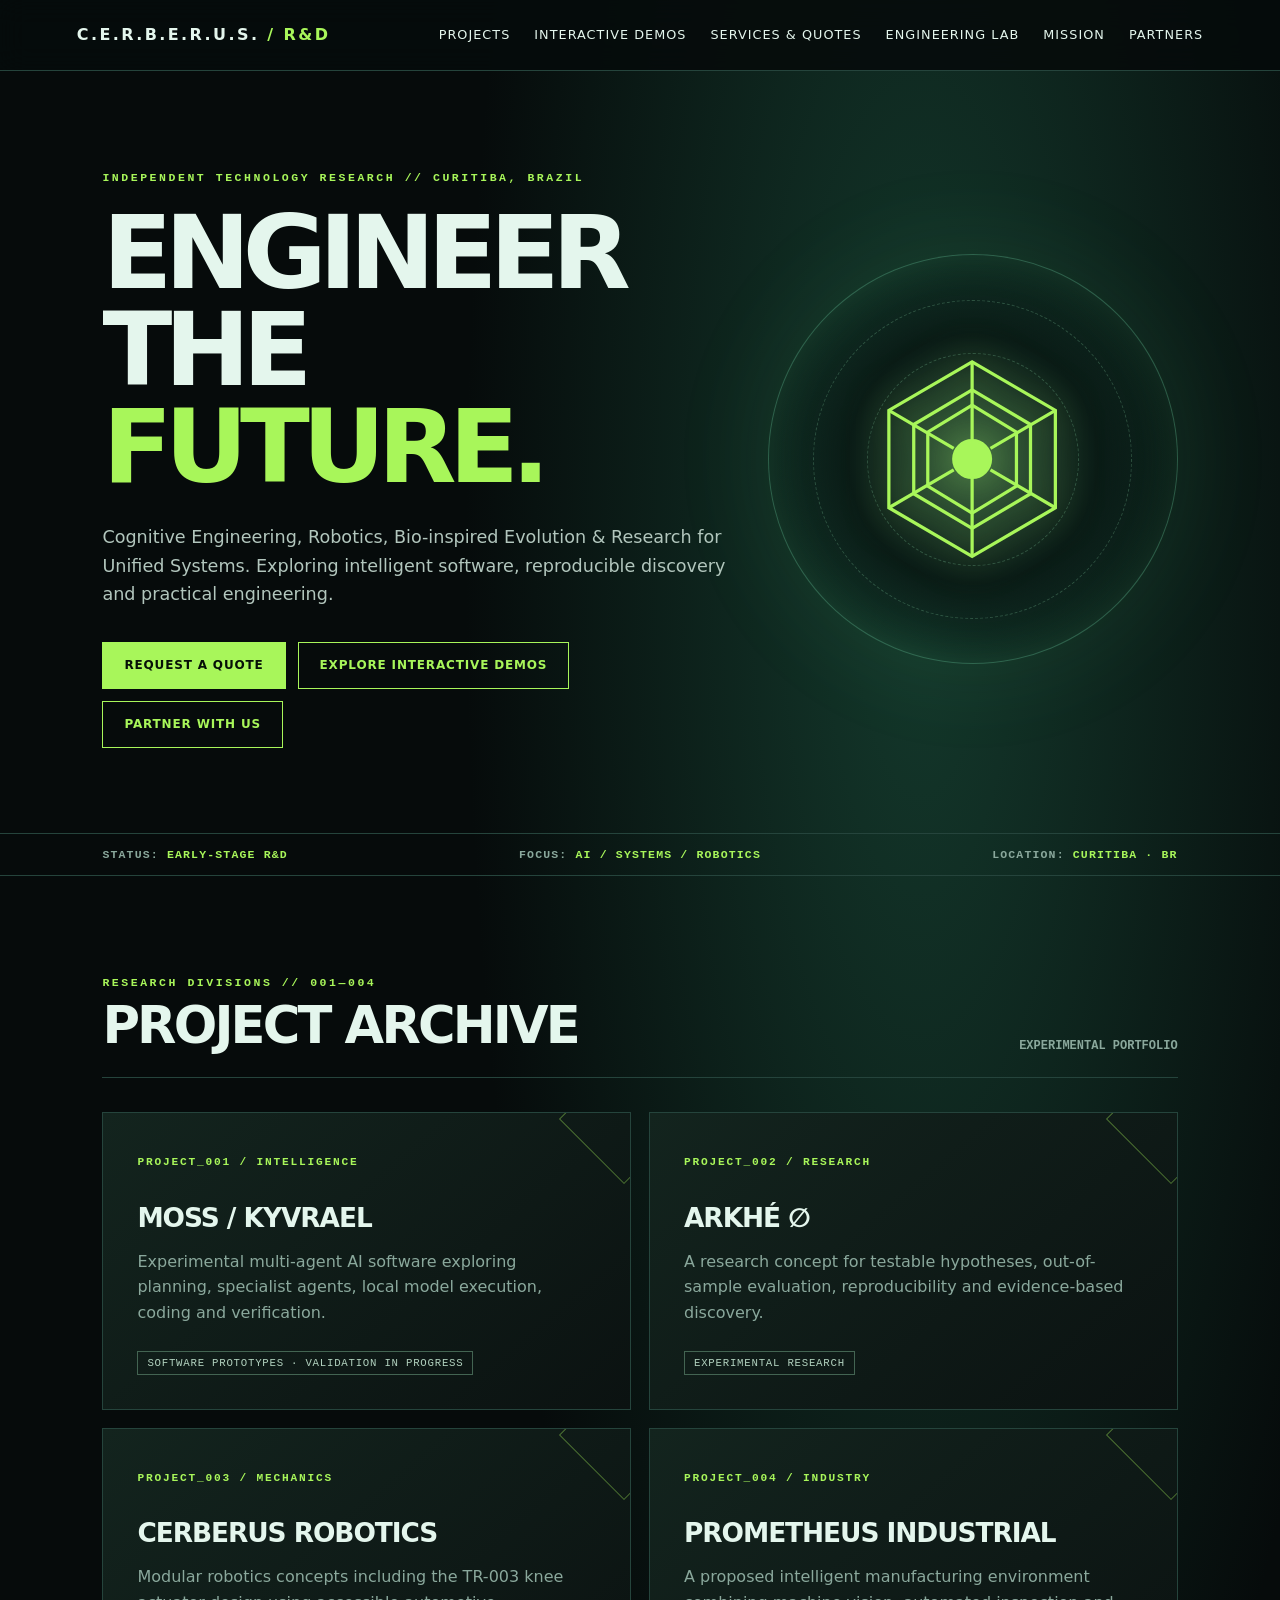
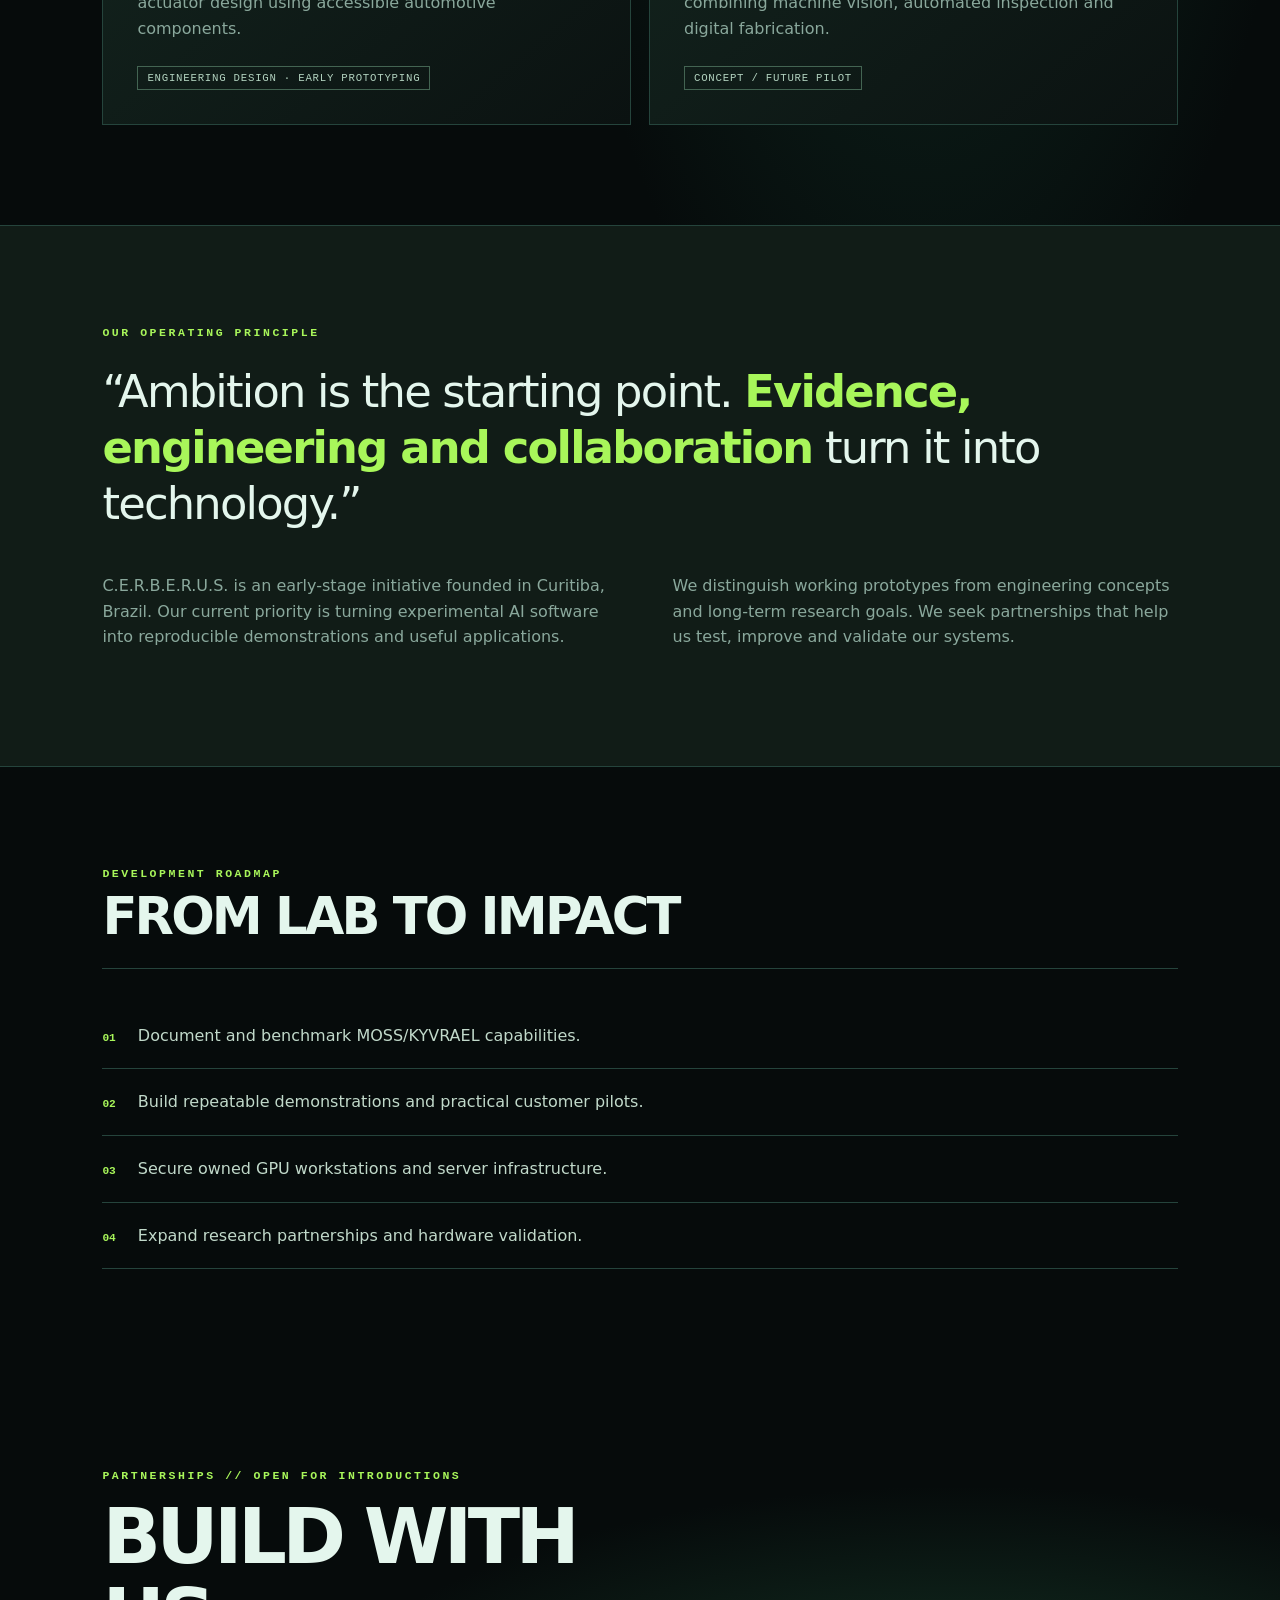
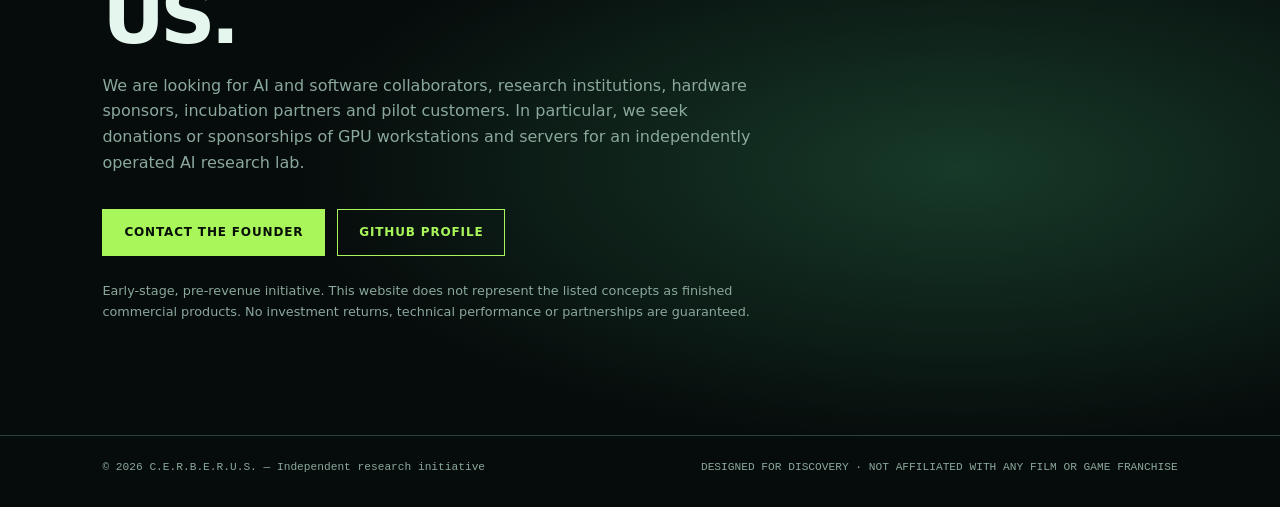
<file: index.html>
<!doctype html><html lang="en"><head><meta charset="utf-8"><meta name="viewport" content="width=device-width,initial-scale=1"><meta name="theme-color" content="#070b0a"><meta name="description" content="C.E.R.B.E.R.U.S. — Independent research and engineering in AI agents, reproducible discovery and robotics."><title>C.E.R.B.E.R.U.S. | Systems Research</title><style>
:root{--bg:#060b0b;--panel:#101919;--line:#25443c;--text:#e4f6ed;--muted:#8aa89c;--acid:#a8f65a;--red:#f16565}*{box-sizing:border-box}html{scroll-behavior:smooth}body{margin:0;background:radial-gradient(ellipse at 72% 15%,#14392c 0%,transparent 35%),var(--bg);color:var(--text);font:16px/1.6 system-ui,-apple-system,Segoe UI,sans-serif}a{color:inherit;text-decoration:none}button{font:inherit}header{display:flex;align-items:center;justify-content:space-between;gap:20px;padding:22px min(6vw,85px);border-bottom:1px solid var(--line);background:#060b0be8;position:sticky;top:0;z-index:10;backdrop-filter:blur(14px)}.brand{font-weight:850;letter-spacing:.15em;font-size:clamp(.7rem,1.6vw,1rem)}.brand b{color:var(--acid)}nav{display:flex;gap:24px;font-size:.8rem;letter-spacing:.08em;text-transform:uppercase}nav a:hover{color:var(--acid)}main{overflow:hidden}.hero{min-height:650px;padding:100px min(8vw,110px) 85px;display:grid;grid-template-columns:1.25fr .75fr;align-items:center;gap:35px;position:relative}.eyebrow{color:var(--acid);letter-spacing:.22em;font:700 .72rem ui-monospace,monospace;text-transform:uppercase}.hero h1{font-size:clamp(3.4rem,8vw,8.5rem);letter-spacing:-.075em;line-height:.95;margin:20px 0 28px;font-weight:900}.hero h1 span{color:var(--acid)}.hero p{max-width:630px;color:#b2c6bd;font-size:1.1rem}.actions{display:flex;gap:12px;flex-wrap:wrap;margin-top:34px}.btn{display:inline-block;border:1px solid var(--acid);padding:13px 21px;color:#061007;background:var(--acid);font-weight:800;letter-spacing:.07em;text-transform:uppercase;font-size:.75rem}.btn.alt{background:transparent;color:var(--acid)}.btn:hover{filter:brightness(1.2)}.orb{width:min(33vw,410px);aspect-ratio:1;border:1px solid #5eb58b66;border-radius:50%;position:relative;display:grid;place-items:center;background:radial-gradient(circle,#294d3b 0,#0a1b16 43%,transparent 70%);box-shadow:0 0 110px #64d67a17,inset 0 0 50px #77ff9412}.orb:before,.orb:after{content:"";position:absolute;inset:11%;border:1px dashed #87d3a544;border-radius:50%;animation:spin 38s linear infinite}.orb:after{inset:24%;animation-direction:reverse;animation-duration:22s}.orb svg{width:53%;filter:drop-shadow(0 0 20px #a8f65a88)}@keyframes spin{to{transform:rotate(360deg)}}.status{font:600 .72rem ui-monospace,monospace;color:var(--muted);letter-spacing:.1em;border-top:1px solid var(--line);border-bottom:1px solid var(--line);padding:14px min(8vw,110px);display:flex;justify-content:space-between;gap:15px;flex-wrap:wrap}.status em{color:var(--acid);font-style:normal}section{padding:100px min(8vw,110px)}.sectionhead{display:flex;justify-content:space-between;align-items:end;gap:20px;border-bottom:1px solid var(--line);padding-bottom:24px;margin-bottom:34px}.sectionhead h2{font-size:clamp(2rem,4vw,4rem);line-height:1.05;letter-spacing:-.055em;margin:10px 0 0}.sectionhead small{color:var(--muted);font:600 .75rem ui-monospace,monospace}.grid{display:grid;grid-template-columns:repeat(2,minmax(0,1fr));gap:18px}.card{background:linear-gradient(140deg,#13241e,#0b1211);border:1px solid var(--line);padding:34px;min-height:270px;position:relative;overflow:hidden}.card:before{content:"";width:90px;height:90px;position:absolute;right:-40px;top:-40px;border:1px solid #a8f65a66;transform:rotate(45deg)}.num{font:700 .7rem ui-monospace,monospace;color:var(--acid);letter-spacing:.16em}.card h3{font-size:1.65rem;letter-spacing:-.04em;margin:24px 0 10px}.card p{color:var(--muted);max-width:470px;margin:0}.tag{display:inline-block;margin-top:25px;font:.67rem ui-monospace,monospace;letter-spacing:.07em;border:1px solid #436452;padding:5px 9px;color:#b2d2bf}.manifesto{background:#111c17;border-top:1px solid var(--line);border-bottom:1px solid var(--line)}.manifesto blockquote{font-size:clamp(1.7rem,3.5vw,3.5rem);line-height:1.25;letter-spacing:-.04em;max-width:1000px;margin:25px 0}.manifesto blockquote strong{color:var(--acid)}.columns{display:grid;grid-template-columns:1fr 1fr;gap:65px}.columns p{color:var(--muted)}.steps{counter-reset:step;list-style:none;padding:0;margin:0}.steps li{padding:20px 0;border-bottom:1px solid var(--line);color:#c1d9ca}.steps li:before{counter-increment:step;content:'0' counter(step);font:700 .7rem ui-monospace,monospace;color:var(--acid);margin-right:22px}.contact{background:radial-gradient(ellipse at 75% 60%,#173a29,transparent 50%)}.contact h2{font-size:clamp(2.7rem,6vw,6rem);letter-spacing:-.06em;line-height:1.04;margin:15px 0}.contact p{max-width:660px;color:var(--muted)}footer{border-top:1px solid var(--line);padding:25px min(8vw,110px);display:flex;justify-content:space-between;gap:20px;color:var(--muted);font:.7rem ui-monospace,monospace}.disclaimer{font-size:.8rem;color:#8aa89c;max-width:900px;margin-top:25px}@media(max-width:800px){header{padding:18px 6vw}nav{gap:10px;font-size:.65rem}.hero{grid-template-columns:1fr;min-height:auto;padding:75px 6vw}.orb{width:min(68vw,330px);margin:auto}section{padding:65px 6vw}.grid,.columns{grid-template-columns:1fr}.status{padding:14px 6vw}footer{flex-direction:column}.card{min-height:220px}}
</style></head><body><header><a class="brand" href="#top">C.E.R.B.E.R.U.S.<b> / R&D</b></a><nav><a href="#projects">Projects</a><a href="projects.html">Interactive demos</a><a href="servicos.html">Services & quotes</a><a href="lab.html">Engineering Lab</a><a href="#mission">Mission</a><a href="#partners">Partners</a></nav></header><main id="top"><div class="hero"><div><div class="eyebrow">Independent technology research // Curitiba, Brazil</div><h1>ENGINEER<br>THE <span>FUTURE.</span></h1><p>Cognitive Engineering, Robotics, Bio-inspired Evolution & Research for Unified Systems. Exploring intelligent software, reproducible discovery and practical engineering.</p><div class="actions"><a class="btn" href="servicos.html">Request a quote</a><a class="btn alt" href="projects.html">Explore interactive demos</a><a class="btn alt" href="#partners">Partner with us</a></div></div><div class="orb" aria-hidden="true"><svg viewBox="0 0 200 200" fill="none" stroke="#a8f65a" stroke-width="3"><path d="M100 10 177 55v90l-77 45-77-45V55z"/><path d="M100 36 154 68v64l-54 32-54-32V68z"/><path d="m100 50 41 25v50l-41 25-41-25V75z"/><circle cx="100" cy="100" r="17" fill="#a8f65a"/><path d="M100 10v73M177 55l-60 35M177 145l-60-35M100 190v-73M23 145l60-35M23 55l60 35"/></svg></div></div><div class="status"><span>STATUS: <em>EARLY-STAGE R&D</em></span><span>FOCUS: <em>AI / SYSTEMS / ROBOTICS</em></span><span>LOCATION: <em>CURITIBA · BR</em></span></div><section id="projects"><div class="sectionhead"><div><div class="eyebrow">Research divisions // 001—004</div><h2>PROJECT ARCHIVE</h2></div><small>EXPERIMENTAL PORTFOLIO</small></div><div class="grid"><a class="card" href="projects.html#moss"><span class="num">PROJECT_001 / INTELLIGENCE</span><h3>MOSS / KYVRAEL</h3><p>Experimental multi-agent AI software exploring planning, specialist agents, local model execution, coding and verification.</p><span class="tag">SOFTWARE PROTOTYPES · VALIDATION IN PROGRESS</span></a><a class="card" href="projects.html#arkhe"><span class="num">PROJECT_002 / RESEARCH</span><h3>ARKHÉ ∅</h3><p>A research concept for testable hypotheses, out-of-sample evaluation, reproducibility and evidence-based discovery.</p><span class="tag">EXPERIMENTAL RESEARCH</span></a><a class="card" href="projects.html#humanoid"><span class="num">PROJECT_003 / MECHANICS</span><h3>CERBERUS ROBOTICS</h3><p>Modular robotics concepts including the TR-003 knee actuator design using accessible automotive components.</p><span class="tag">ENGINEERING DESIGN · EARLY PROTOTYPING</span></a><a class="card" href="projects.html#prometheus"><span class="num">PROJECT_004 / INDUSTRY</span><h3>PROMETHEUS INDUSTRIAL</h3><p>A proposed intelligent manufacturing environment combining machine vision, automated inspection and digital fabrication.</p><span class="tag">CONCEPT / FUTURE PILOT</span></a></div></section><section class="manifesto" id="mission"><div class="eyebrow">Our operating principle</div><blockquote>“Ambition is the starting point. <strong>Evidence, engineering and collaboration</strong> turn it into technology.”</blockquote><div class="columns"><p>C.E.R.B.E.R.U.S. is an early-stage initiative founded in Curitiba, Brazil. Our current priority is turning experimental AI software into reproducible demonstrations and useful applications.</p><p>We distinguish working prototypes from engineering concepts and long-term research goals. We seek partnerships that help us test, improve and validate our systems.</p></div></section><section><div class="sectionhead"><div><div class="eyebrow">Development roadmap</div><h2>FROM LAB TO IMPACT</h2></div></div><ol class="steps"><li>Document and benchmark MOSS/KYVRAEL capabilities.</li><li>Build repeatable demonstrations and practical customer pilots.</li><li>Secure owned GPU workstations and server infrastructure.</li><li>Expand research partnerships and hardware validation.</li></ol></section><section class="contact" id="partners"><div class="eyebrow">Partnerships // Open for introductions</div><h2>BUILD WITH<br>US.</h2><p>We are looking for AI and software collaborators, research institutions, hardware sponsors, incubation partners and pilot customers. In particular, we seek donations or sponsorships of GPU workstations and servers for an independently operated AI research lab.</p><div class="actions"><a class="btn" href="mailto:wrkus2025@gmail.com?subject=CERBERUS%20Partnership%20Inquiry">Contact the founder</a><a class="btn alt" href="https://github.com/Gypsieww3" target="_blank" rel="noopener noreferrer">GitHub profile</a></div><p class="disclaimer">Early-stage, pre-revenue initiative. This website does not represent the listed concepts as finished commercial products. No investment returns, technical performance or partnerships are guaranteed.</p></section></main><footer><span>© <span id="year">2026</span> C.E.R.B.E.R.U.S. — Independent research initiative</span><span>DESIGNED FOR DISCOVERY · NOT AFFILIATED WITH ANY FILM OR GAME FRANCHISE</span></footer><script>document.getElementById('year').textContent=new Date().getFullYear()</script></body></html>
</file>
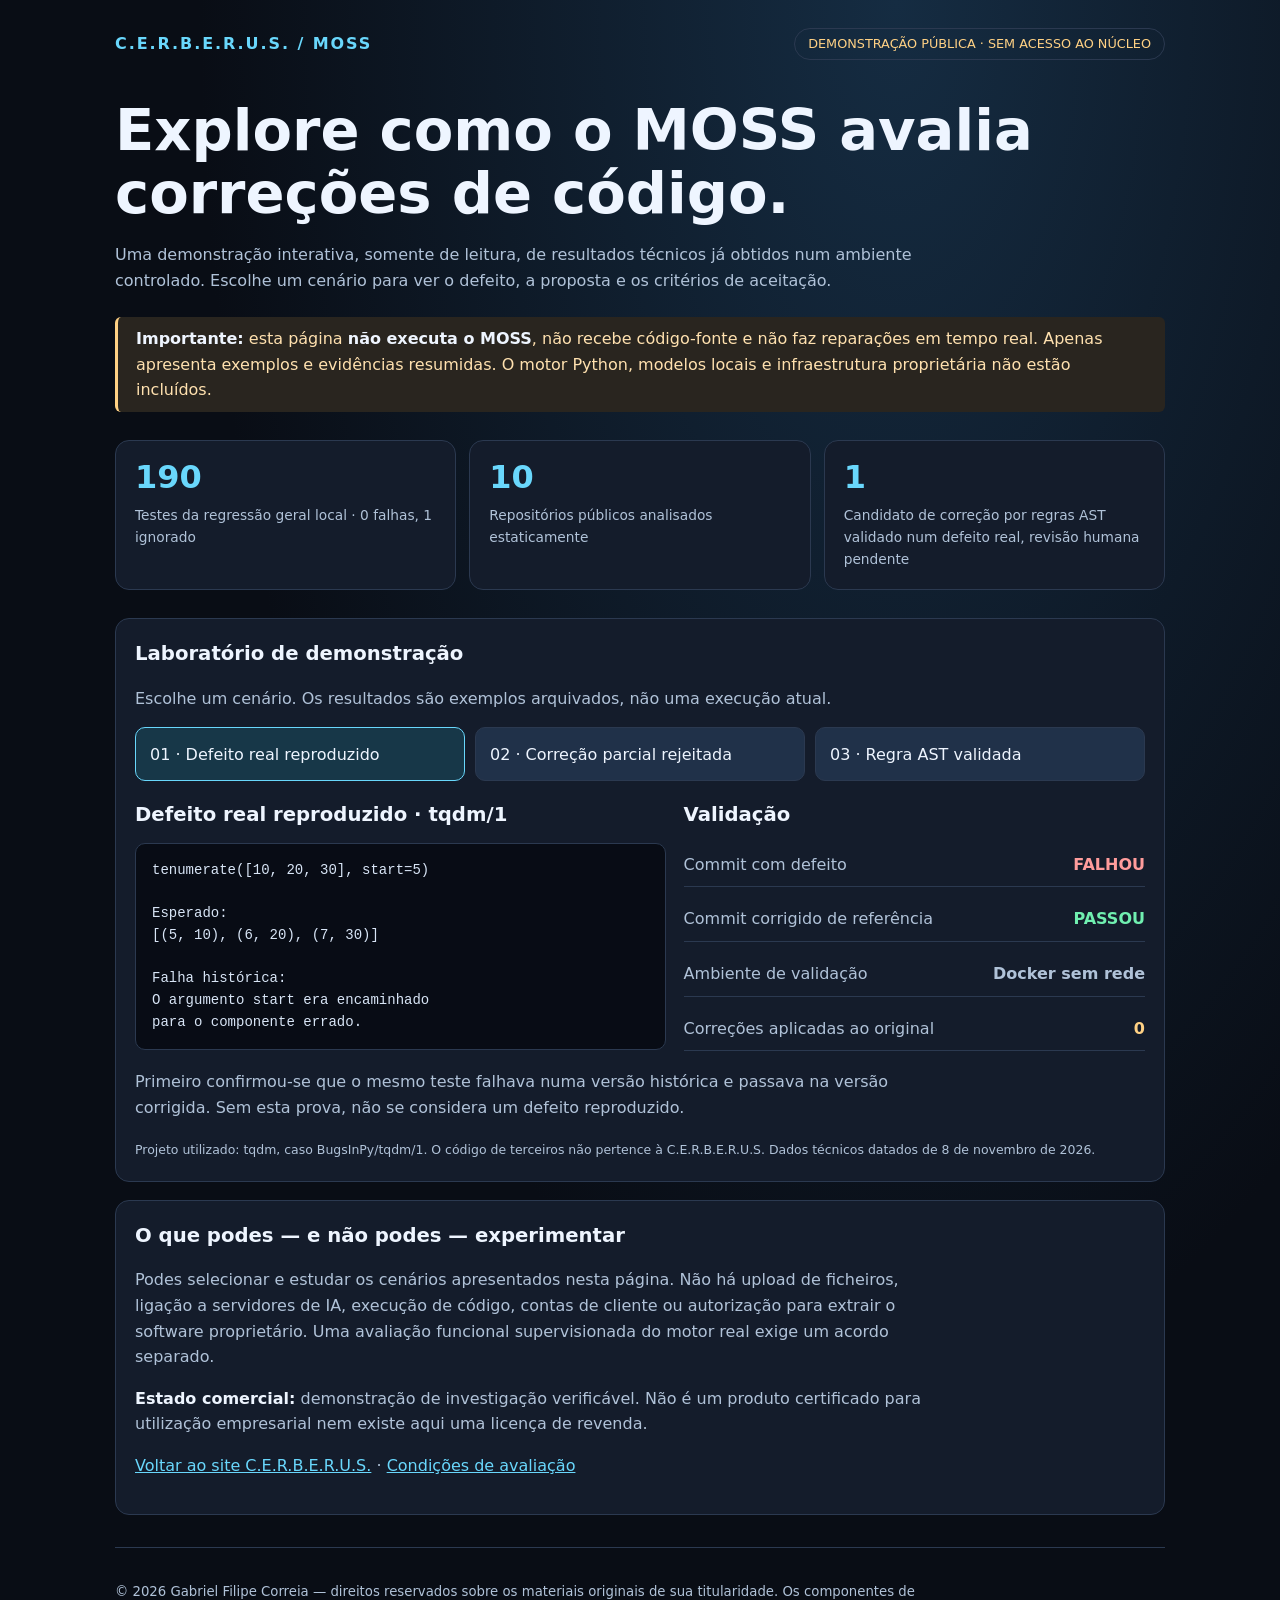
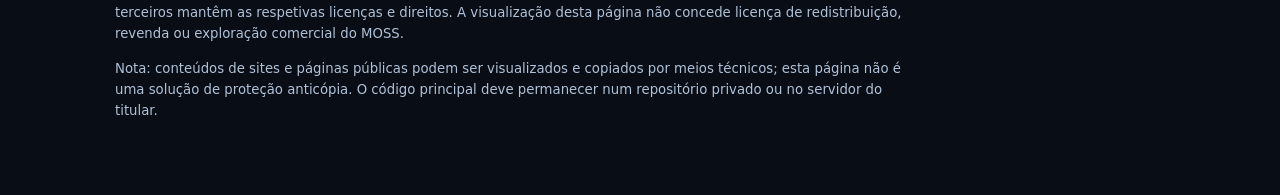
<file: demo/index.html>
<!doctype html>
<html lang="pt">
<head>
<meta charset="utf-8">
<meta name="viewport" content="width=device-width, initial-scale=1">
<meta http-equiv="Content-Security-Policy" content="default-src 'none'; script-src 'unsafe-inline'; style-src 'unsafe-inline'; img-src 'none'; connect-src 'none'; form-action 'none'; base-uri 'none'">
<meta name="robots" content="index,follow">
<title>MOSS / KYVRAEL — Demonstração de avaliação | C.E.R.B.E.R.U.S.</title>
<style>
:root{color-scheme:dark;--bg:#090d15;--panel:#141c2b;--border:#2b3950;--fg:#eef5ff;--muted:#b0c2d8;--cyan:#69d7fc;--green:#70efb0;--amber:#ffd184;--red:#ff9c9c}
*{box-sizing:border-box}body{margin:0;background:radial-gradient(ellipse at 70% 0%,#152c42 0%,var(--bg) 55%);color:var(--fg);font:16px/1.6 system-ui,-apple-system,Segoe UI,sans-serif}
main{width:min(1050px,calc(100% - 32px));margin:0 auto;padding:28px 0 60px}
header{display:flex;align-items:center;justify-content:space-between;gap:16px;flex-wrap:wrap}
.brand{font-weight:800;letter-spacing:.12em;color:var(--cyan)}.tag{border:1px solid var(--border);border-radius:50px;color:var(--amber);padding:5px 13px;font-size:.8rem}
h1{font-size:clamp(2rem,5vw,3.6rem);line-height:1.09;margin:40px 0 14px}h2{font-size:1.23rem;margin:0 0 12px}
p{color:var(--muted);max-width:800px}strong{color:var(--fg)}
a{color:var(--cyan)}a:hover{text-decoration:none}
.notice{border-left:3px solid var(--amber);padding:9px 18px;background:#29251f;margin:24px 0;border-radius:6px;color:#ffe1af}
.grid{display:grid;grid-template-columns:repeat(3,minmax(0,1fr));gap:13px;margin:28px 0}
.stat,.card{background:var(--panel);border:1px solid var(--border);border-radius:14px;padding:19px}
.stat .number{font-size:2rem;font-weight:800;color:var(--cyan);line-height:1.1}
.stat .label{font-size:.86rem;color:var(--muted);margin-top:9px}
.choices{display:grid;grid-template-columns:repeat(3,minmax(0,1fr));gap:10px}
button{font:inherit;background:#203149;border:1px solid var(--border);padding:12px 14px;border-radius:10px;color:var(--fg);cursor:pointer;text-align:left;min-height:54px}
button:hover,button:focus-visible{outline:2px solid var(--cyan);outline-offset:2px}
button[aria-pressed="true"]{border-color:var(--cyan);background:#173748}
.output{display:grid;grid-template-columns:1.15fr 1fr;gap:18px;margin:18px 0}
.code{background:#080c15;border:1px solid var(--border);border-radius:10px;padding:16px;white-space:pre-wrap;overflow-wrap:anywhere;min-height:150px;font:14px/1.55 Consolas,monospace;color:#d8e5f6}
.result{display:flex;flex-direction:column;gap:10px}.resultrow{display:flex;justify-content:space-between;gap:12px;padding:9px 0;border-bottom:1px solid var(--border)}
.ok{color:var(--green)}.warn{color:var(--amber)}.fail{color:var(--red)}
footer{border-top:1px solid var(--border);padding-top:20px;margin-top:32px;font-size:.83rem;color:var(--muted)}
small{font-size:.78rem;color:var(--muted)}.muted{color:var(--muted)}
@media(max-width:700px){.grid,.choices,.output{grid-template-columns:1fr}.stat .number{font-size:1.5rem}}
</style>
</head>
<body>
<main>
<header><div class="brand">C.E.R.B.E.R.U.S. / MOSS</div><div class="tag">DEMONSTRAÇÃO PÚBLICA · SEM ACESSO AO NÚCLEO</div></header>
<h1>Explore como o MOSS avalia correções de código.</h1>
<p>Uma demonstração interativa, somente de leitura, de resultados técnicos já obtidos num ambiente controlado. Escolhe um cenário para ver o defeito, a proposta e os critérios de aceitação.</p>
<div class="notice"><strong>Importante:</strong> esta página <strong>não executa o MOSS</strong>, não recebe código-fonte e não faz reparações em tempo real. Apenas apresenta exemplos e evidências resumidas. O motor Python, modelos locais e infraestrutura proprietária não estão incluídos.</div>
<section class="grid" aria-label="Resultados observados">
<div class="stat"><div class="number">190</div><div class="label">Testes da regressão geral local · 0 falhas, 1 ignorado</div></div>
<div class="stat"><div class="number">10</div><div class="label">Repositórios públicos analisados estaticamente</div></div>
<div class="stat"><div class="number">1</div><div class="label">Candidato de correção por regras AST validado num defeito real, revisão humana pendente</div></div>
</section>
<section class="card">
<h2>Laboratório de demonstração</h2>
<p>Escolhe um cenário. Os resultados são exemplos arquivados, não uma execução atual.</p>
<div class="choices" role="group" aria-label="Cenário">
<button id="scenario-a" aria-pressed="true" type="button">01 · Defeito real reproduzido</button>
<button id="scenario-b" aria-pressed="false" type="button">02 · Correção parcial rejeitada</button>
<button id="scenario-c" aria-pressed="false" type="button">03 · Regra AST validada</button>
</div>
<div class="output">
<div><h2 id="scenario-title">Defeito reproduzido</h2><div class="code" id="scenario-code" aria-label="Exemplo de código"></div></div>
<div><h2>Validação</h2><div class="result" id="scenario-results" aria-live="polite"></div></div>
</div>
<p id="scenario-explanation"></p>
<small>Projeto utilizado: tqdm, caso BugsInPy/tqdm/1. O código de terceiros não pertence à C.E.R.B.E.R.U.S. Dados técnicos datados de 8 de novembro de 2026.</small>
</section>
<section class="card" style="margin-top:18px">
<h2>O que podes — e não podes — experimentar</h2>
<p>Podes selecionar e estudar os cenários apresentados nesta página. Não há upload de ficheiros, ligação a servidores de IA, execução de código, contas de cliente ou autorização para extrair o software proprietário. Uma avaliação funcional supervisionada do motor real exige um acordo separado.</p>
<p><strong>Estado comercial:</strong> demonstração de investigação verificável. Não é um produto certificado para utilização empresarial nem existe aqui uma licença de revenda.</p>
<p><a href="../">Voltar ao site C.E.R.B.E.R.U.S.</a> · <a href="../EVALUATION_TERMS.md">Condições de avaliação</a></p>
</section>
<footer>
<p>© 2026 Gabriel Filipe Correia — direitos reservados sobre os materiais originais de sua titularidade. Os componentes de terceiros mantêm as respetivas licenças e direitos. A visualização desta página não concede licença de redistribuição, revenda ou exploração comercial do MOSS.</p>
<p>Nota: conteúdos de sites e páginas públicas podem ser visualizados e copiados por meios técnicos; esta página não é uma solução de proteção anticópia. O código principal deve permanecer num repositório privado ou no servidor do titular.</p>
</footer>
</main>
<script>
"use strict";
const scenarios=[
 {title:"Defeito real reproduzido · tqdm/1",code:"tenumerate([10, 20, 30], start=5)\n\nEsperado:\n[(5, 10), (6, 20), (7, 30)]\n\nFalha histórica:\nO argumento start era encaminhado\npara o componente errado.",
  results:[["Commit com defeito","FALHOU","fail"],["Commit corrigido de referência","PASSOU","ok"],["Ambiente de validação","Docker sem rede","muted"],["Correções aplicadas ao original","0","warn"]],
  explanation:"Primeiro confirmou-se que o mesmo teste falhava numa versão histórica e passava na versão corrigida. Sem esta prova, não se considera um defeito reproduzido."},
 {title:"Proposta do Qwen rejeitada",code:"Proposta resumida:\n\nreturn tqdm_class(\n    enumerate(iterable, start),\n    **tqdm_kwargs\n)\n\nEfeito:\nO wrapper deixa de receber o\niterável original.",
  results:[["Teste inicial de índices","PASSOU","ok"],["Compatibilidade com wrapper","FALHOU","fail"],["Aprovado para produção","NÃO","fail"],["Patch aplicado ao projeto","NÃO","ok"]],
  explanation:"Este cenário explica por que passar um teste não equivale a corrigir integralmente o problema. O validador encontrou uma regressão de compatibilidade e rejeitou a proposta."},
 {title:"Reparação estrutural por regras AST",code:"Candidato proposto por regra AST:\n\nreturn enumerate(\n    tqdm_class(iterable, **tqdm_kwargs),\n    start\n)\n\nOrigem: regra determinística.\nNão foi gerado pelo Qwen.",
  results:[["Testes públicos","2 de 2 PASSOU","ok"],["Testes reservados","2 de 2 PASSOU","ok"],["Cenários adicionais de contrato","96 PASSARAM","ok"],["Revisão humana","PENDENTE","warn"]],
  explanation:"O motor de regras estruturais passou os testes definidos neste caso histórico, mantendo os ficheiros originais intactos. Uma vitória num caso não comprova desempenho generalizado."}
];
const ids=["scenario-a","scenario-b","scenario-c"];
function show(index){
  const s=scenarios[index];
  document.getElementById("scenario-title").textContent=s.title;
  document.getElementById("scenario-code").textContent=s.code;
  document.getElementById("scenario-explanation").textContent=s.explanation;
  const result=document.getElementById("scenario-results");
  result.replaceChildren();
  for(const [label,value,kind] of s.results){
    const row=document.createElement("div");row.className="resultrow";
    const key=document.createElement("span");key.className="muted";key.textContent=label;
    const val=document.createElement("strong");val.className=kind;val.textContent=value;
    row.append(key,val);result.append(row);
  }
  ids.forEach((id,i)=>document.getElementById(id).setAttribute("aria-pressed",String(i===index)));
}
ids.forEach((id,i)=>document.getElementById(id).addEventListener("click",()=>show(i)));
show(0);
</script>
</body>
</html>
</file>
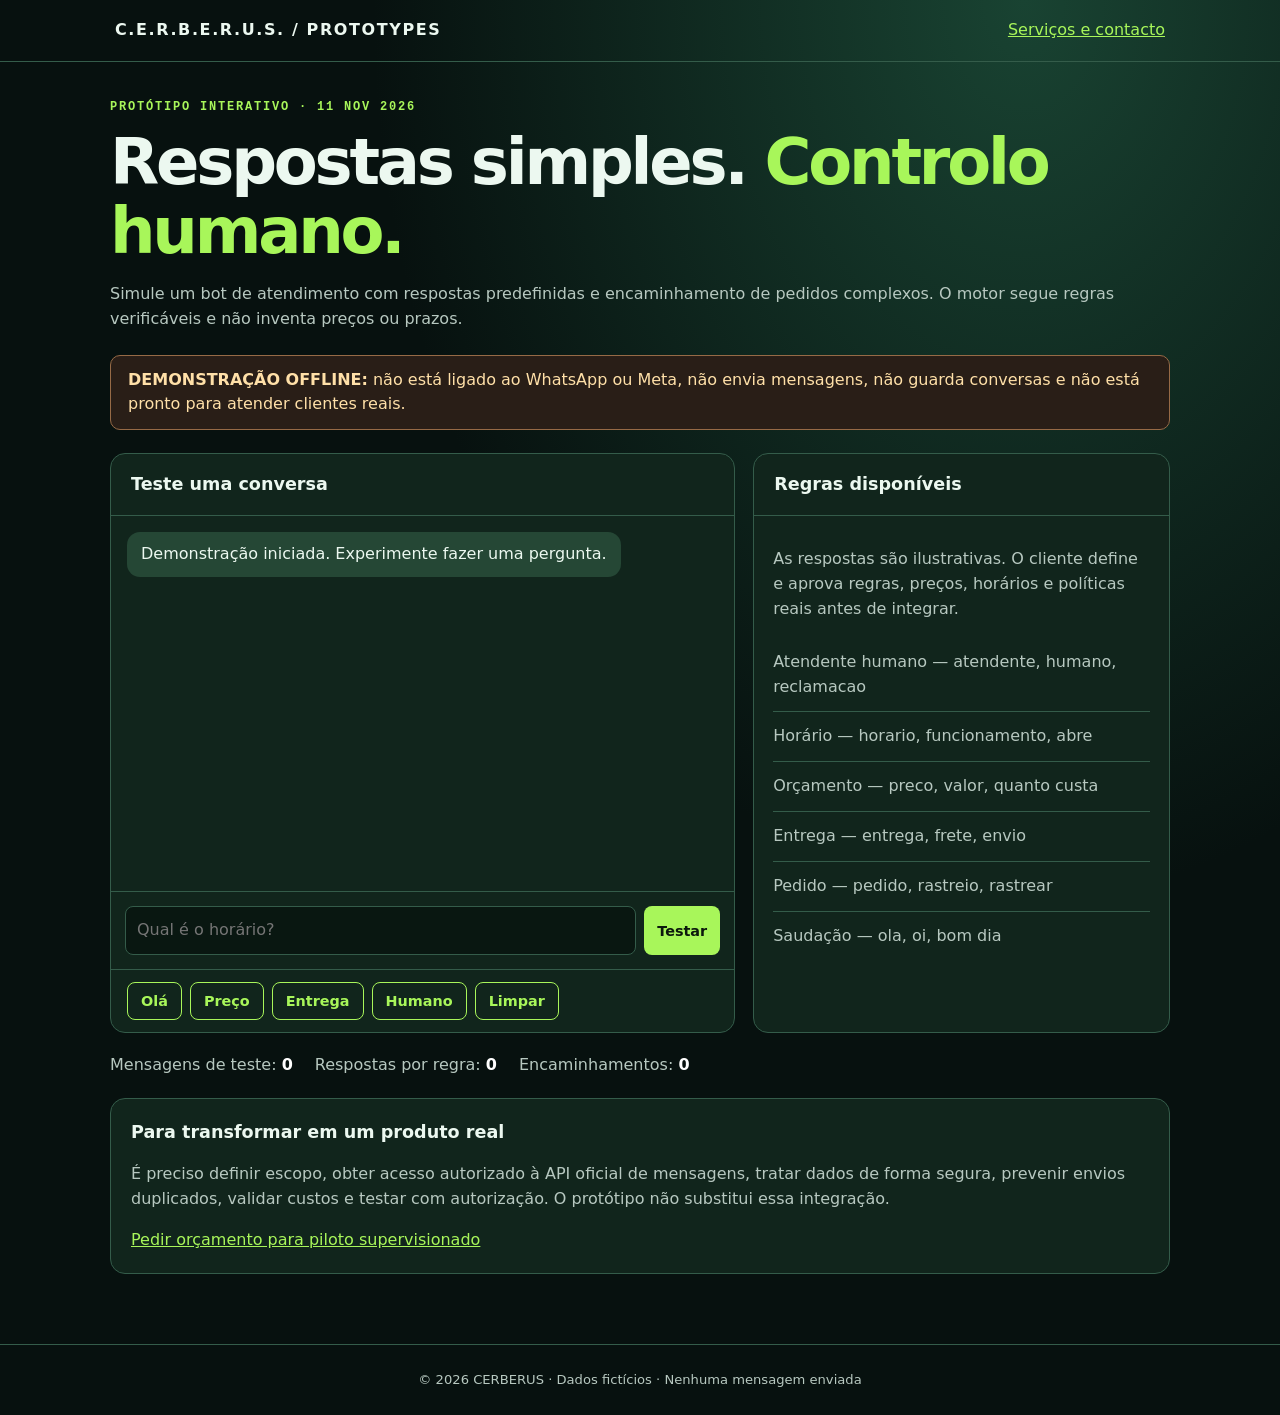
<file: demos/atendimento-whatsapp/index.html>
<!doctype html>
<html lang="pt-BR"><head><meta charset="utf-8"><meta name="viewport" content="width=device-width,initial-scale=1">
<meta name="description" content="CERBERUS — Demonstração de atendimento por regras. Não envia mensagens reais."><title>CERBERUS | Atendimento por regras</title>
<style>
:root{color-scheme:dark;--bg:#07110f;--panel:#11251c;--line:#345c4a;--green:#a8f65a;--text:#ecf8f0;--muted:#b7c8c0}
*{box-sizing:border-box}body{background:radial-gradient(ellipse at 80% 0%,#194332,transparent 45%),var(--bg);color:var(--text);font:16px/1.55 system-ui,Segoe UI,sans-serif;margin:0}
header{padding:18px max(20px,calc((100% - 1050px)/2));border-bottom:1px solid var(--line);display:flex;justify-content:space-between;gap:12px;flex-wrap:wrap}
header strong{letter-spacing:.1em}a{color:var(--green)}
main{max-width:1100px;margin:auto;padding:38px 20px 70px}.eyebrow{color:var(--green);letter-spacing:.15em;font:700 .75rem monospace}h1{font-size:clamp(2.2rem,5vw,4rem);line-height:1.08;letter-spacing:-.05em;margin:14px 0}h1 span{color:var(--green)}
p{color:var(--muted)}.warning{border:1px solid #966a46;background:#291e17;color:#ffe0a8;border-radius:10px;padding:12px 17px;margin:23px 0}
.grid{display:grid;grid-template-columns:1.2fr .8fr;gap:18px}.panel{border:1px solid var(--line);border-radius:15px;background:var(--panel);overflow:hidden}.panel h2{font-size:1.1rem;margin:0;padding:17px 20px;border-bottom:1px solid var(--line)}
.chat{height:375px;overflow:auto;padding:16px;display:flex;flex-direction:column;gap:12px}
.bubble{max-width:88%;padding:10px 14px;border-radius:13px;overflow-wrap:anywhere;white-space:pre-wrap}.customer{align-self:flex-end;background:var(--green);color:#08130d}.bot{align-self:flex-start;background:#254735}.alert{align-self:flex-start;background:#382819;color:#ffe0a8;font-size:.85rem}
form{border-top:1px solid var(--line);padding:14px;display:flex;gap:8px}input{flex:1;min-width:0;font:inherit;border:1px solid var(--line);background:#091711;color:white;padding:11px;border-radius:8px}
button{cursor:pointer;background:var(--green);color:#0c180d;border:0;border-radius:8px;padding:10px 13px;font:700 .9rem system-ui}button.secondary{background:transparent;color:var(--green);border:1px solid var(--green)}button:focus-visible,input:focus-visible{outline:3px solid white;outline-offset:2px}
.samples{padding:12px 16px;border-top:1px solid var(--line);display:flex;flex-wrap:wrap;gap:8px}.rules{padding:15px 19px}.rule{padding:12px 0;border-bottom:1px solid var(--line);color:var(--muted)}.rule:last-child{border:0}
.counts{display:flex;gap:22px;flex-wrap:wrap;margin:20px 0;color:var(--muted)}.counts strong{color:white}.after{padding:20px;margin-top:20px}
footer{border-top:1px solid var(--line);text-align:center;padding:25px;color:var(--muted);font-size:.82rem}
@media(max-width:760px){.grid{grid-template-columns:1fr}.chat{height:320px}}
</style></head><body>
<header><strong>C.E.R.B.E.R.U.S. / PROTOTYPES</strong><a href="../../servicos.html">Serviços e contacto</a></header>
<main><div class="eyebrow">PROTÓTIPO INTERATIVO · 11 NOV 2026</div><h1>Respostas simples. <span>Controlo humano.</span></h1>
<p>Simule um bot de atendimento com respostas predefinidas e encaminhamento de pedidos complexos. O motor segue regras verificáveis e não inventa preços ou prazos.</p>
<div class="warning"><strong>DEMONSTRAÇÃO OFFLINE:</strong> não está ligado ao WhatsApp ou Meta, não envia mensagens, não guarda conversas e não está pronto para atender clientes reais.</div>
<div class="grid"><section class="panel"><h2>Teste uma conversa</h2><div class="chat" id="chat" role="log" aria-live="polite"></div>
<form id="frm"><input id="entry" aria-label="Mensagem de teste" placeholder="Qual é o horário?" required maxlength="500" autocomplete="off"><button type="submit">Testar</button></form>
<div class="samples"><button type="button" class="secondary" data-msg="Olá">Olá</button><button type="button" class="secondary" data-msg="Quanto custa?">Preço</button><button type="button" class="secondary" data-msg="Qual o frete?">Entrega</button><button type="button" class="secondary" data-msg="Preciso de atendente">Humano</button><button type="button" class="secondary" id="reset">Limpar</button></div></section>
<section class="panel"><h2>Regras disponíveis</h2><div class="rules"><p>As respostas são ilustrativas. O cliente define e aprova regras, preços, horários e políticas reais antes de integrar.</p><div id="rules"></div></div></section></div>
<div class="counts"><div>Mensagens de teste: <strong id="total">0</strong></div><div>Respostas por regra: <strong id="match">0</strong></div><div>Encaminhamentos: <strong id="human">0</strong></div></div>
<section class="panel after"><h2 style="padding:0;border:0">Para transformar em um produto real</h2><p>É preciso definir escopo, obter acesso autorizado à API oficial de mensagens, tratar dados de forma segura, prevenir envios duplicados, validar custos e testar com autorização. O protótipo não substitui essa integração.</p><a href="mailto:wrkus2025@gmail.com?subject=CERBERUS%20-%20Piloto%20de%20bot">Pedir orçamento para piloto supervisionado</a></section>
</main><footer>© 2026 CERBERUS · Dados fictícios · Nenhuma mensagem enviada</footer>
<script>
const RULES=[{"id":"humano","label":"Atendente humano","terms":["atendente","humano","reclamacao","problema","devolucao"],"reply":"Vou encaminhar o pedido para atendimento humano. Por favor, descreva o que aconteceu.","handoff":true},{"id":"horario","label":"Horário","terms":["horario","funcionamento","abre","fecha"],"reply":"O horário de atendimento é configurado pela empresa. Quer consultar outro assunto?","handoff":false},{"id":"preco","label":"Orçamento","terms":["preco","valor","quanto custa","orcamento"],"reply":"Para pedir um orçamento, informe o produto ou serviço e a quantidade. Um responsável confirmará o valor.","handoff":false},{"id":"entrega","label":"Entrega","terms":["entrega","frete","envio"],"reply":"Informe o produto e a região para solicitar um prazo de entrega. Um responsável confirmará os detalhes.","handoff":false},{"id":"pedido","label":"Pedido","terms":["pedido","rastreio","rastrear"],"reply":"Um atendente verificará o estado do pedido. Não introduza dados bancários neste protótipo.","handoff":true},{"id":"saudacao","label":"Saudação","terms":["ola","oi","bom dia","boa tarde"],"reply":"Olá! Posso ajudar com horários, preços e entregas ou encaminhar para um atendente.","handoff":false}];
function normal(s){return String(s??"").normalize("NFD").replace(/[\u0300-\u036f]/g,"").toLowerCase().trim().replace(/\s+/g," ")}
function respond(message,rs){
const val=normal(message);
if(!val)return {id:"vazio",reply:"Escreva uma pergunta.",matched:false,handoff:false};
if(val.length>500)return {id:"limite",reply:"A mensagem excede 500 caracteres.",matched:false,handoff:true};
const padded=" "+val.replace(/[^a-z0-9]+/g," ")+" ";
for(const r of rs){if(r.terms.some(t=>padded.includes(" "+normal(t).replace(/[^a-z0-9]+/g," ")+" ")))return {id:r.id,reply:r.reply,matched:true,handoff:r.handoff}}
return {id:"desconhecido",reply:"Não encontrei resposta segura. Vou encaminhar a sua questão para uma pessoa.",matched:false,handoff:true}
}
const chat=document.getElementById("chat"),input=document.getElementById("entry");
const stats={total:0,match:0,human:0};
function bubble(t,k){const el=document.createElement("div");el.className="bubble "+k;el.textContent=t;chat.append(el);chat.scrollTop=chat.scrollHeight}
function send(t){const s=String(t).trim();if(!s)return;bubble(s,"customer");const r=respond(s,RULES);bubble(r.reply,"bot");stats.total++;stats.match+=Number(r.matched);stats.human+=Number(r.handoff);if(r.handoff)bubble("Requer intervenção humana. Nenhum atendimento real foi notificado.","alert");for(const k in stats)document.getElementById(k).textContent=stats[k]}
document.getElementById("frm").addEventListener("submit",e=>{e.preventDefault();send(input.value);input.value="";input.focus()});
for(const b of document.querySelectorAll("[data-msg]"))b.addEventListener("click",()=>send(b.dataset.msg));
document.getElementById("reset").addEventListener("click",()=>{chat.replaceChildren();for(const k in stats){stats[k]=0;document.getElementById(k).textContent=0}bubble("Demonstração iniciada. Experimente fazer uma pergunta.","bot")});
for(const r of RULES){const d=document.createElement("div");d.className="rule";d.textContent=r.label+" — "+r.terms.slice(0,3).join(", ");document.getElementById("rules").append(d)}
document.getElementById("reset").click();
</script>
</body></html>
</file>
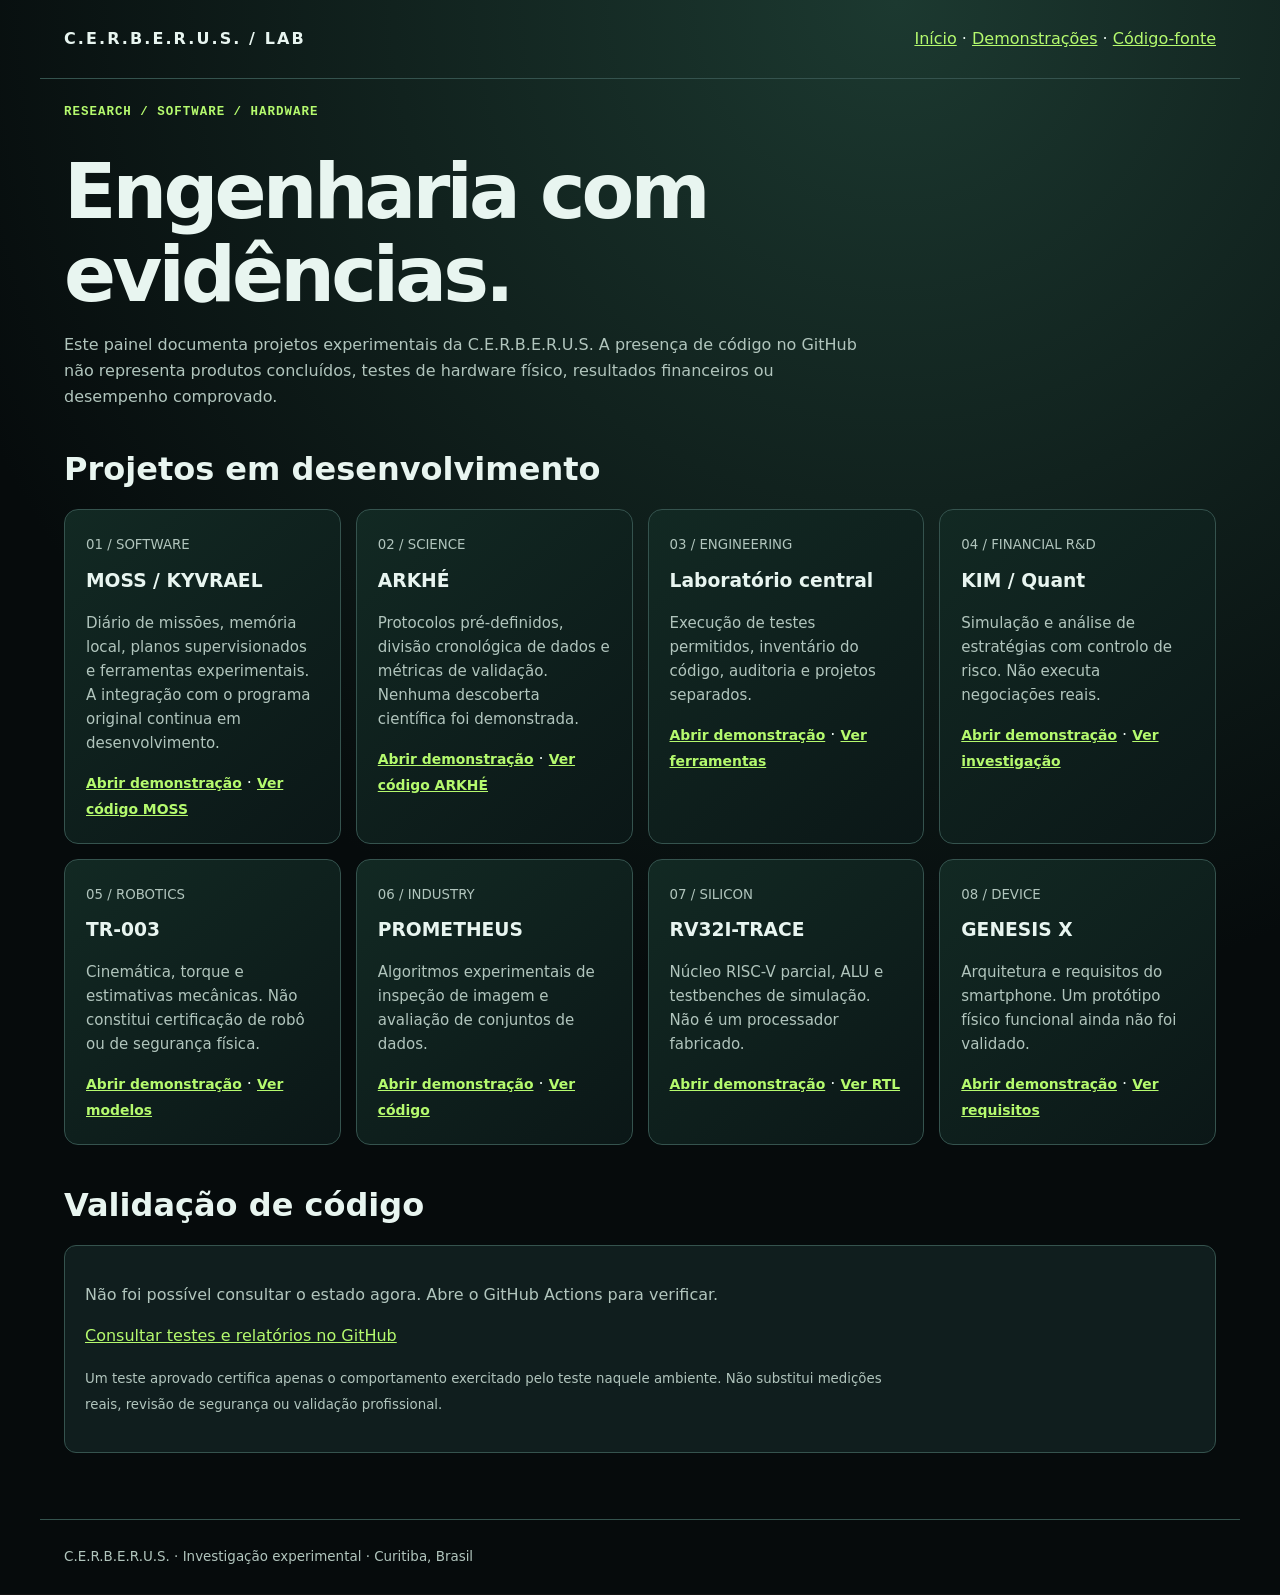
<file: lab.html>
<!doctype html>
<html lang="pt"><head><meta charset="utf-8"><meta name="viewport" content="width=device-width,initial-scale=1">
<title>C.E.R.B.E.R.U.S. | Laboratório de Engenharia</title>
<meta name="description" content="Estado público e verificável de protótipos experimentais CERBERUS.">
<style>
:root{color-scheme:dark;--bg:#060b0c;--card:#10201f;--line:#35534e;--text:#e8f5f0;--muted:#b1c5bd;--mint:#b5fa6e}
*{box-sizing:border-box}body{margin:0;background:radial-gradient(circle at 70% 0%,#1c3930,var(--bg) 55%);font:16px/1.6 system-ui,Segoe UI,sans-serif;color:var(--text)}
a{color:var(--mint)}a:focus-visible{outline:3px solid var(--mint);outline-offset:5px}header,main,footer{max-width:1200px;margin:auto;padding:26px 24px}
header{display:flex;justify-content:space-between;gap:12px;align-items:center;border-bottom:1px solid var(--line);flex-wrap:wrap}
.brand{font-weight:850;letter-spacing:.13em}h1{font-size:clamp(2.4rem,6vw,5rem);line-height:1.08;letter-spacing:-.05em;margin:32px 0 12px}h2{font-size:clamp(1.35rem,3vw,2rem);margin:35px 0 14px}p{max-width:800px;color:var(--muted)}
.tag{font:700 .78rem ui-monospace,monospace;text-transform:uppercase;letter-spacing:.08em;color:var(--mint)}
.grid{display:grid;grid-template-columns:repeat(auto-fit,minmax(260px,1fr));gap:15px}
article{background:linear-gradient(140deg,#122923,#0b1717);border:1px solid var(--line);padding:21px;border-radius:14px}
article h3{margin:9px 0 0}article p{font-size:.94rem}
article a{font-size:.87rem;font-weight:700}small{color:var(--muted)}
code{color:var(--mint)}.evidence{background:#101e1e;padding:20px;border-radius:12px;border:1px solid var(--line)}
footer{border-top:1px solid var(--line);margin-top:40px;color:var(--muted);font-size:.84rem}
</style></head>
<body><header><div class="brand">C.E.R.B.E.R.U.S. / LAB</div><nav><a href="index.html">Início</a> · <a href="projects.html">Demonstrações</a> · <a href="https://github.com/Gypsieww3/cerberus">Código-fonte</a></nav></header>
<main>
<div class="tag">Research / Software / Hardware</div>
<h1>Engenharia com<br>evidências.</h1>
<p>Este painel documenta projetos experimentais da C.E.R.B.E.R.U.S. A presença de código no GitHub não representa produtos concluídos, testes de hardware físico, resultados financeiros ou desempenho comprovado.</p>
<section aria-labelledby="portfolio"><h2 id="portfolio">Projetos em desenvolvimento</h2>
<div class="grid" id="projects">
<article><small>01 / SOFTWARE</small><h3>MOSS / KYVRAEL</h3><p>Diário de missões, memória local, planos supervisionados e ferramentas experimentais. A integração com o programa original continua em desenvolvimento.</p><a href="projects.html#moss">Abrir demonstração</a> · <a href="https://github.com/Gypsieww3/cerberus/tree/main/01_MOSS_KYVRAEL">Ver código MOSS</a></article>
<article><small>02 / SCIENCE</small><h3>ARKHÉ</h3><p>Protocolos pré-definidos, divisão cronológica de dados e métricas de validação. Nenhuma descoberta científica foi demonstrada.</p><a href="projects.html#arkhe">Abrir demonstração</a> · <a href="https://github.com/Gypsieww3/cerberus/tree/main/02_ARKHE">Ver código ARKHÉ</a></article>
<article><small>03 / ENGINEERING</small><h3>Laboratório central</h3><p>Execução de testes permitidos, inventário do código, auditoria e projetos separados.</p><a href="projects.html#commander">Abrir demonstração</a> · <a href="https://github.com/Gypsieww3/cerberus/tree/main/03_CERBERUS_CORE">Ver ferramentas</a></article>
<article><small>04 / FINANCIAL R&D</small><h3>KIM / Quant</h3><p>Simulação e análise de estratégias com controlo de risco. Não executa negociações reais.</p><a href="projects.html#quant">Abrir demonstração</a> · <a href="https://github.com/Gypsieww3/cerberus/tree/main/05_TRADING">Ver investigação</a></article>
<article><small>05 / ROBOTICS</small><h3>TR-003</h3><p>Cinemática, torque e estimativas mecânicas. Não constitui certificação de robô ou de segurança física.</p><a href="projects.html#humanoid">Abrir demonstração</a> · <a href="https://github.com/Gypsieww3/cerberus/tree/main/07_ROBOTICA">Ver modelos</a></article>
<article><small>06 / INDUSTRY</small><h3>PROMETHEUS</h3><p>Algoritmos experimentais de inspeção de imagem e avaliação de conjuntos de dados.</p><a href="projects.html#prometheus">Abrir demonstração</a> · <a href="https://github.com/Gypsieww3/cerberus/tree/main/08_PROMETHEUS">Ver código</a></article>
<article><small>07 / SILICON</small><h3>RV32I-TRACE</h3><p>Núcleo RISC-V parcial, ALU e testbenches de simulação. Não é um processador fabricado.</p><a href="projects.html#processor">Abrir demonstração</a> · <a href="https://github.com/Gypsieww3/cerberus/tree/main/09_HARDWARE/RV32I_TRACE">Ver RTL</a></article>
<article><small>08 / DEVICE</small><h3>GENESIS X</h3><p>Arquitetura e requisitos do smartphone. Um protótipo físico funcional ainda não foi validado.</p><a href="projects.html#genesis">Abrir demonstração</a> · <a href="https://github.com/Gypsieww3/cerberus/tree/main/09_HARDWARE/GENESIS_X">Ver requisitos</a></article>
</div></section>
<section aria-labelledby="validation"><h2 id="validation">Validação de código</h2>
<div class="evidence"><p id="ci-state" role="status" aria-live="polite">A consultar os resultados públicos mais recentes do GitHub Actions...</p>
<a id="ci-link" href="https://github.com/Gypsieww3/cerberus/actions">Consultar testes e relatórios no GitHub</a>
<p><small>Um teste aprovado certifica apenas o comportamento exercitado pelo teste naquele ambiente. Não substitui medições reais, revisão de segurança ou validação profissional.</small></p></div></section>
</main><footer>C.E.R.B.E.R.U.S. · Investigação experimental · Curitiba, Brasil</footer>
<script>
(async function(){
  const status=document.getElementById('ci-state');
  const link=document.getElementById('ci-link');
  try{
    const response=await fetch('https://api.github.com/repos/Gypsieww3/cerberus/actions/runs?per_page=15',{headers:{'Accept':'application/vnd.github+json'}});
    if(!response.ok)throw new Error('API indisponível');
    const data=await response.json();
    const run=(data.workflow_runs||[]).find(x=>x.name==='CERBERUS engineering tests');
    if(!run)throw new Error('Nenhuma execução encontrada');
    status.textContent='Última execução de engenharia: '+run.status+(run.conclusion?' · '+run.conclusion:'')+'.';
    if(run.html_url && /^https:\/\/github\.com\//.test(run.html_url))link.href=run.html_url;
  }catch(e){
    status.textContent='Não foi possível consultar o estado agora. Abre o GitHub Actions para verificar.';
  }
})();
</script></body></html>
</file>
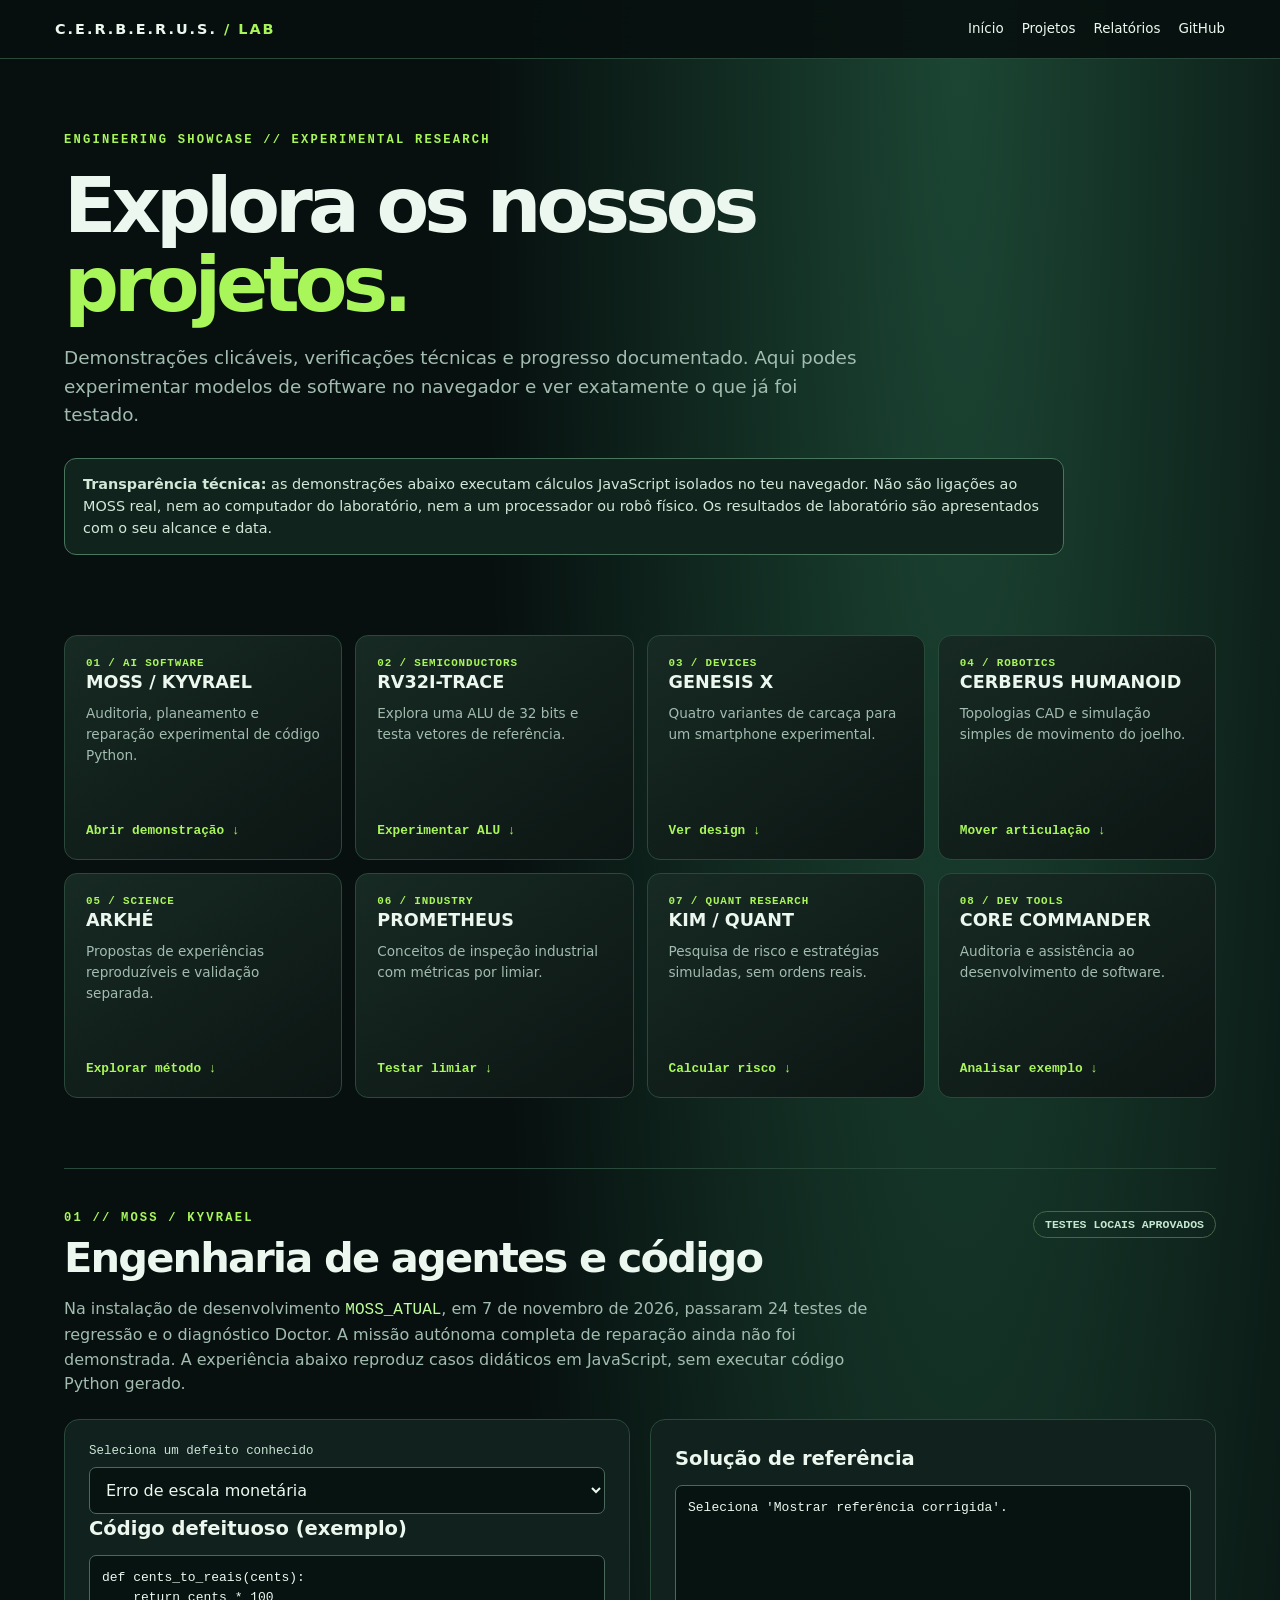
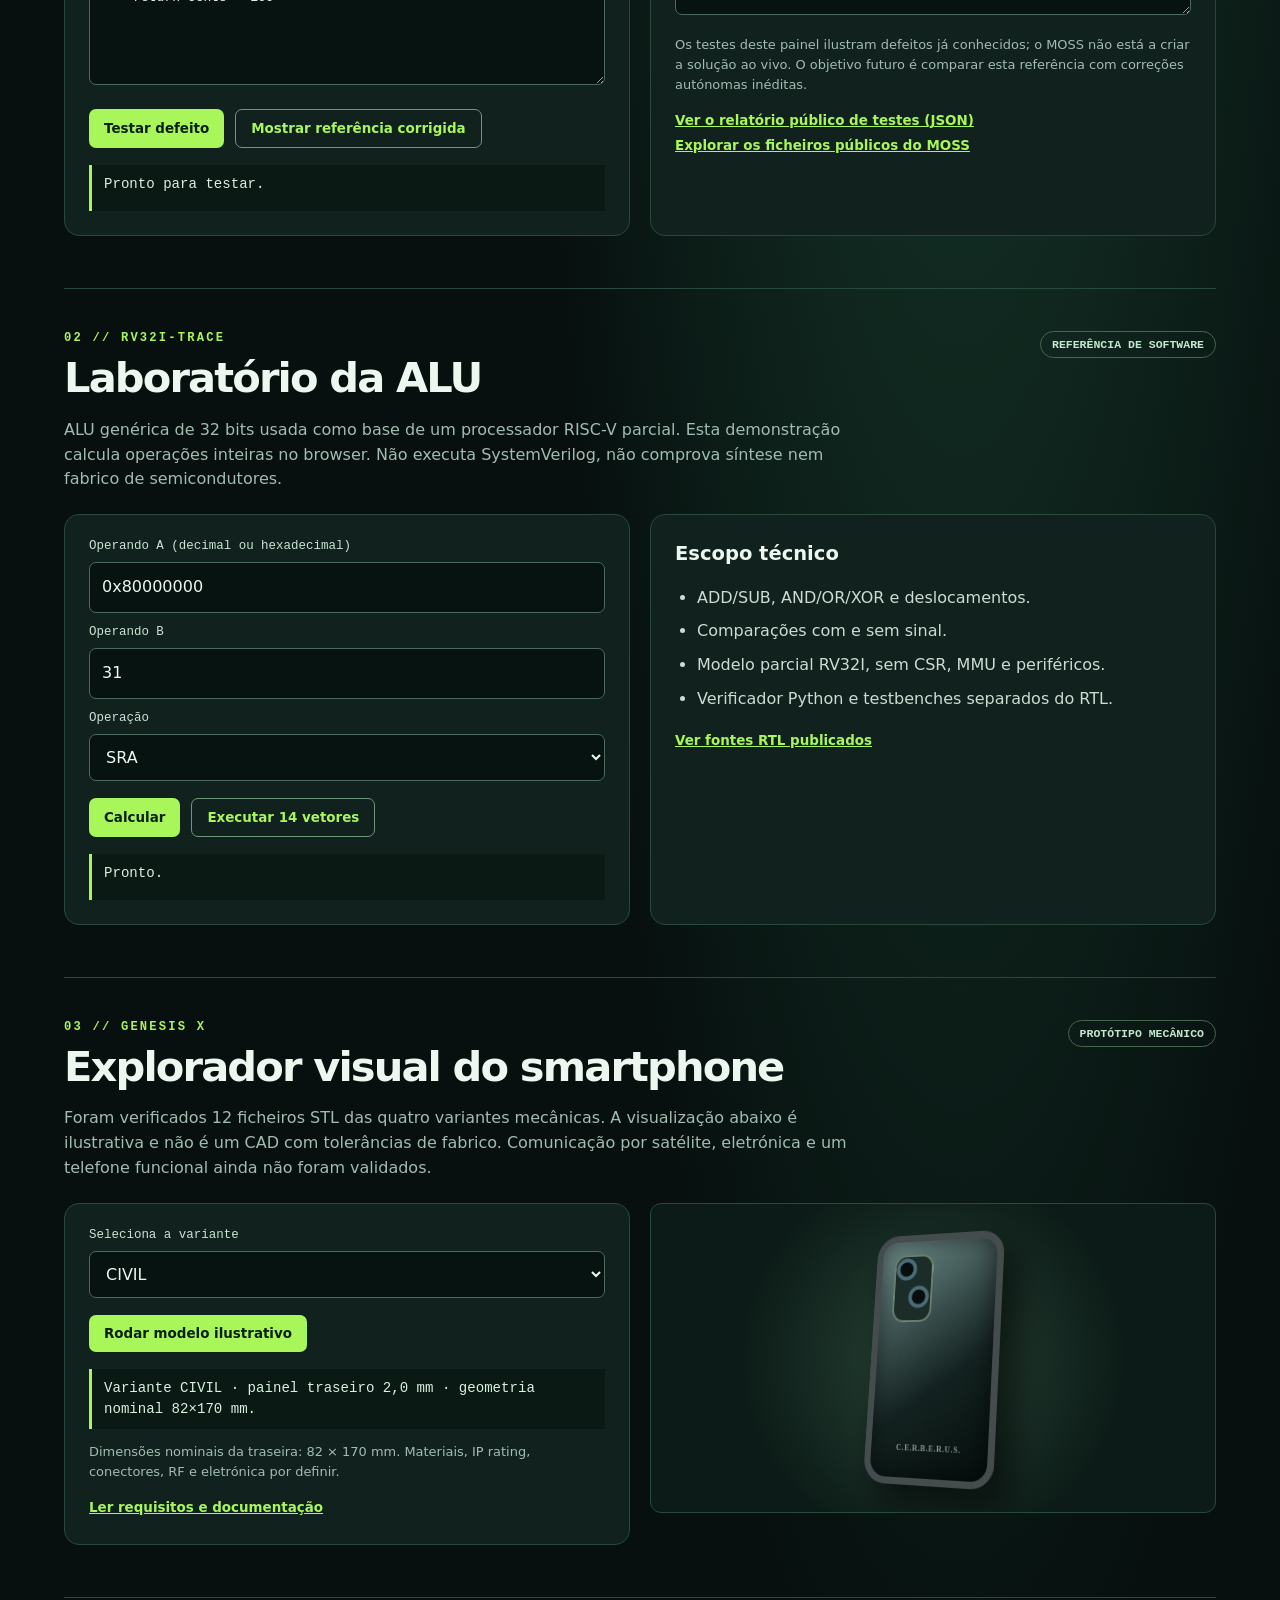
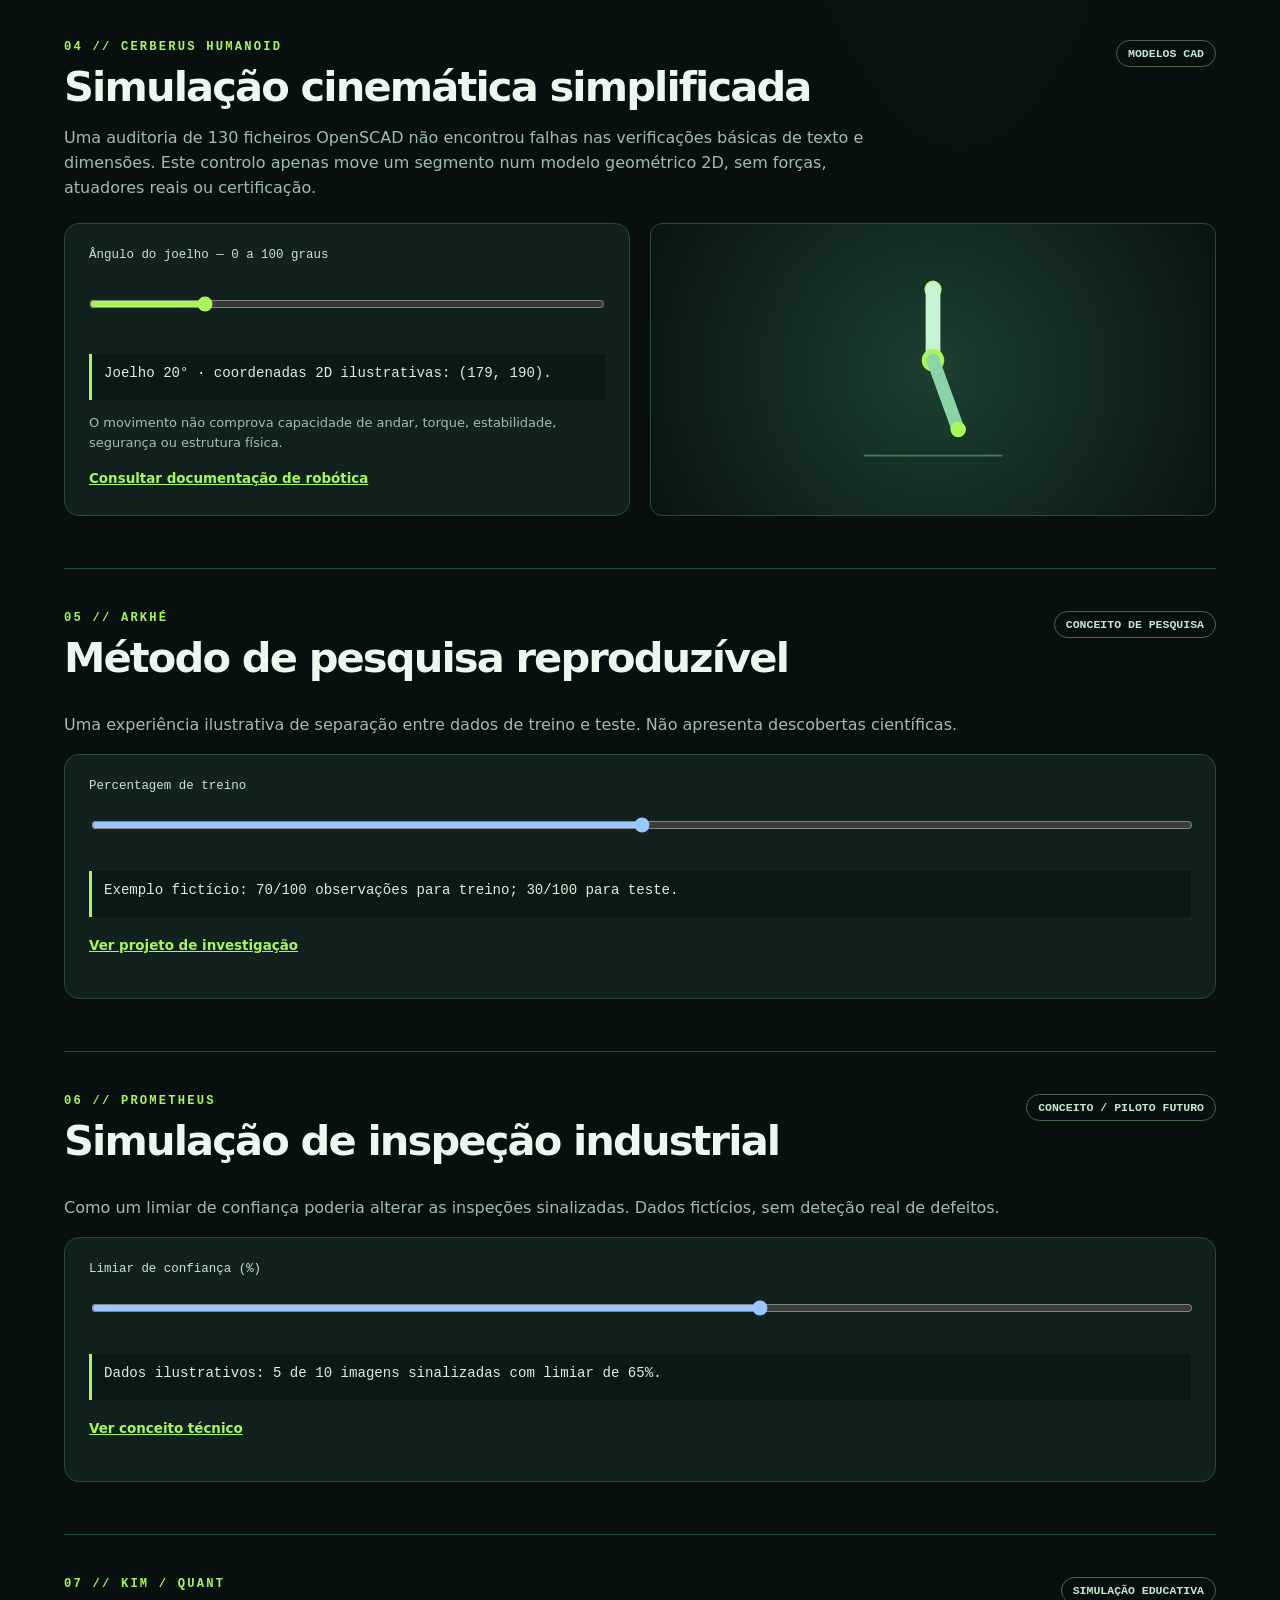
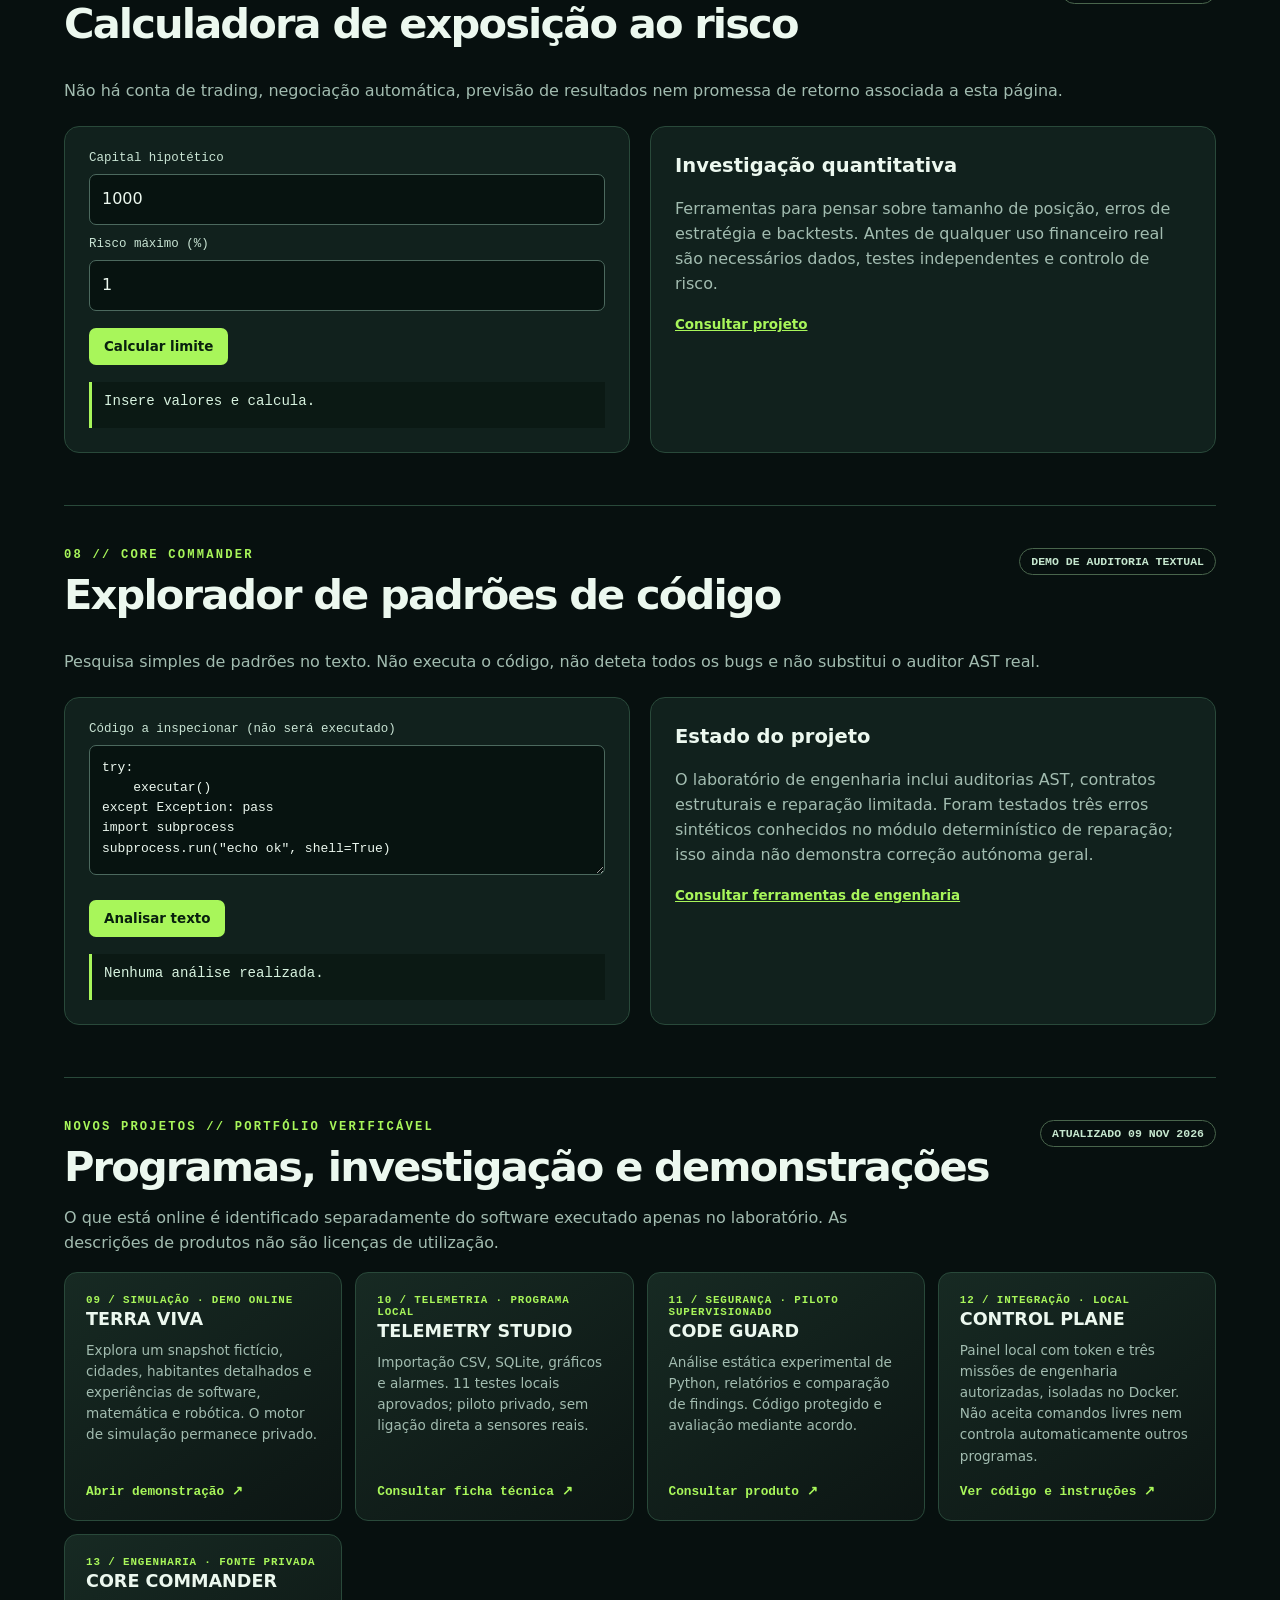
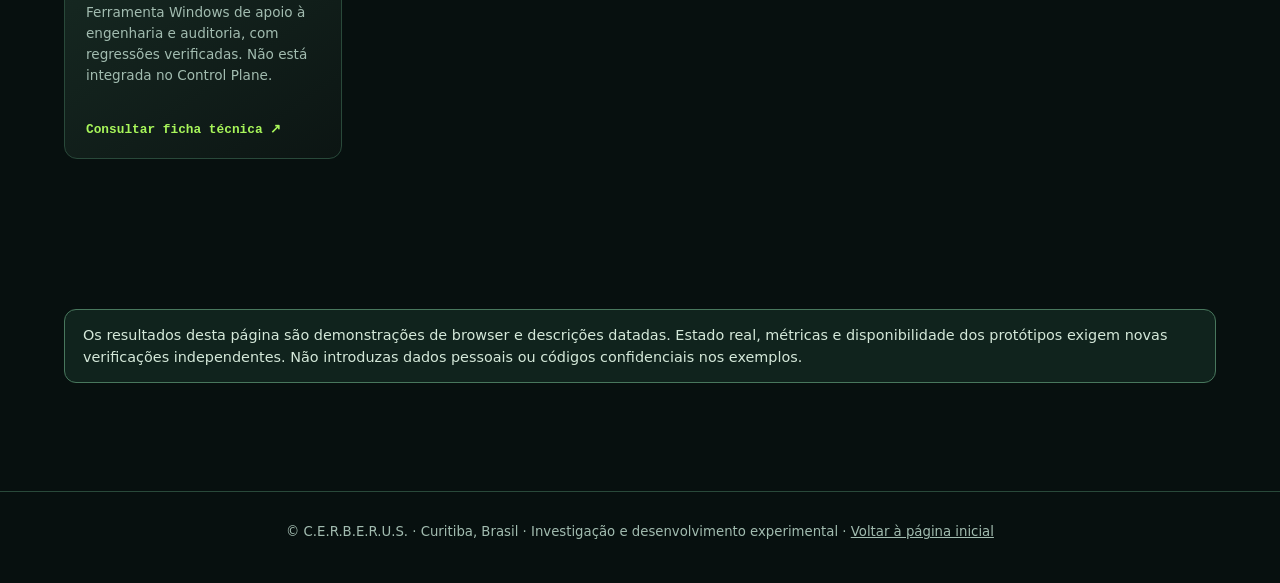
<file: projects.html>
<!doctype html>
<html lang="pt-BR">
<head>
<meta charset="utf-8"><meta name="viewport" content="width=device-width,initial-scale=1">
<meta name="theme-color" content="#07100f">
<meta name="description" content="Portfolio experimental da C.E.R.B.E.R.U.S. com demonstrações interativas, métricas e limites claros.">
<title>Projetos e demonstrações | C.E.R.B.E.R.U.S.</title>
<style>
:root{color-scheme:dark;--bg:#07100f;--panel:#11211d;--line:#29493a;--text:#ecf8ef;--muted:#a2bcb0;--green:#a8f65a;--gold:#e4c47f}
*{box-sizing:border-box}html{scroll-behavior:smooth}body{margin:0;background:radial-gradient(ellipse at 75% 0,#1c4634 0,transparent 35%),var(--bg);color:var(--text);font:16px/1.55 system-ui,Segoe UI,sans-serif}
a{color:inherit}a:focus-visible,button:focus-visible,input:focus-visible,select:focus-visible,textarea:focus-visible{outline:3px solid var(--green);outline-offset:3px}
header{display:flex;align-items:center;justify-content:space-between;gap:20px;padding:18px max(22px,calc((100% - 1170px)/2));border-bottom:1px solid var(--line);position:sticky;top:0;z-index:5;background:#07100fe8;backdrop-filter:blur(12px)}
header a{text-decoration:none}.logo{font-weight:900;letter-spacing:.14em;font-size:.9rem}.logo b{color:var(--green)}nav{display:flex;flex-wrap:wrap;gap:18px;font-size:.84rem}nav a:hover{color:var(--green)}main{max-width:1200px;margin:auto;padding:0 24px 80px}
.hero{padding:74px 0 52px;max-width:1000px}.kicker{color:var(--green);font:700 .76rem ui-monospace,monospace;letter-spacing:.18em;text-transform:uppercase}
h1{font-size:clamp(2.7rem,6vw,5.3rem);line-height:1.02;letter-spacing:-.065em;margin:20px 0}h1 em{color:var(--green);font-style:normal}
h2{font-size:clamp(1.6rem,3.6vw,2.6rem);line-height:1.12;letter-spacing:-.045em;margin:10px 0 16px}h3{font-size:1.22rem;margin:10px 0}
p{color:var(--muted)}.lead{font-size:1.15rem;max-width:800px}.notice{border:1px solid #48775d;background:#10231d;padding:14px 18px;border-radius:12px;margin:28px 0;font-size:.9rem;color:#d4e8d9}
.grid{display:grid;grid-template-columns:repeat(4,1fr);gap:13px;margin-bottom:70px}
.tile{display:flex;flex-direction:column;padding:21px;border:1px solid var(--line);background:linear-gradient(145deg,#172a23,#0c1513);border-radius:13px;text-decoration:none;min-height:225px;transition:border-color .2s,transform .2s}
.tile:hover{border-color:var(--green);transform:translateY(-3px)}.tile p{font-size:.85rem;flex:1;margin:7px 0 16px}.tile strong{font-size:1.1rem}.tile small{color:var(--green);font:700 .68rem ui-monospace,monospace;letter-spacing:.08em}
.open{font:700 .8rem ui-monospace,monospace;color:var(--green)}section.demo{padding:42px 0 52px;border-top:1px solid var(--line);scroll-margin-top:92px}
.demo-head{display:flex;align-items:start;justify-content:space-between;gap:20px}.state{border:1px solid #49654c;color:#c6e7cf;border-radius:99px;padding:6px 11px;font:700 .72rem ui-monospace,monospace;white-space:nowrap}
.section-desc{max-width:810px;margin-top:0}.inside{display:grid;grid-template-columns:1fr 1fr;gap:20px;margin-top:22px}
.box{border:1px solid var(--line);background:var(--panel);padding:24px;border-radius:15px;min-width:0}
.box h3{margin-top:0}label{display:block;color:#c9e4d4;font:.78rem ui-monospace,monospace;margin-bottom:9px}
input,select,textarea{width:100%;border:1px solid #4c695e;background:#071310;border-radius:7px;color:var(--text);padding:12px;font:inherit}
textarea{min-height:130px;resize:vertical;font:13px/1.55 ui-monospace,Consolas,monospace}
button{border:0;border-radius:7px;padding:11px 15px;background:var(--green);color:#09200e;cursor:pointer;font:800 .84rem system-ui}
button.secondary{background:transparent;border:1px solid #6d997a;color:var(--green)}button:hover{filter:brightness(1.12)}
.controls{display:flex;gap:11px;flex-wrap:wrap;margin:17px 0 0}
.output{min-height:46px;border-left:3px solid var(--green);padding:9px 12px;background:#0b1914;color:#d7f2df;font:.88rem/1.5 ui-monospace,monospace;white-space:pre-wrap;overflow-wrap:anywhere;margin-top:17px}
.small{font-size:.81rem;color:var(--muted)}.mini-list{padding-left:22px;color:#cddbd2}.mini-list li{margin:9px 0}code{color:#c1ff9e}
.phone-stage{height:310px;display:grid;place-items:center;perspective:850px;background:radial-gradient(circle,#284436,#0c1b17 60%);border-radius:11px;overflow:hidden}
.phone{--accent:#aaa;width:140px;height:255px;border:7px solid #454c4d;border-radius:24px;background:linear-gradient(145deg,var(--accent),#132220 60%,#050e0d);box-shadow:15px 18px 35px #0009,inset 0 0 24px #0008;position:relative;transform:rotateY(-24deg) rotateX(8deg);transition:transform .5s,background .4s}
.phone.rotated{transform:rotateY(155deg) rotateX(8deg)}.phone:before{content:"";position:absolute;left:14px;top:14px;width:40px;height:66px;border-radius:13px;border:2px solid #c4d8bd77;background:radial-gradient(circle at 12px 13px,#080d0e 0 7px,#496c77 8px 11px,transparent 12px),radial-gradient(circle at 27px 42px,#080d0e 0 7px,#496c77 8px 11px,transparent 12px),#1c2c29}.phone:after{content:"C.E.R.B.E.R.U.S.";font:700 8px ui-monospace;letter-spacing:.08em;position:absolute;left:11px;right:11px;text-align:center;bottom:25px;color:#e0e9dd99}
.robot-stage{background:radial-gradient(circle,#1d3f31,#091411);border-radius:12px;min-height:250px;display:grid;place-items:center}.robot-stage svg{height:240px;width:260px;max-width:100%}
.meter{accent-color:#a8f65a;margin:12px 0}.spacer{height:12px}
.link{color:var(--green);font-size:.84rem;font-weight:700}footer{padding:30px 24px;border-top:1px solid var(--line);color:var(--muted);font-size:.83rem;text-align:center}
@media(max-width:980px){.grid{grid-template-columns:repeat(2,1fr)}}@media(max-width:720px){header{padding:16px;gap:8px}.logo{font-size:.7rem}nav{gap:10px;font-size:.75rem}main{padding:0 16px 45px}.hero{padding:44px 0 26px}.grid,.inside{grid-template-columns:1fr}.tile{min-height:155px}.demo-head{flex-direction:column;gap:4px}.box{padding:17px}}
</style>
</head><body>
<header><a class="logo" href="index.html">C.E.R.B.E.R.U.S.<b> / LAB</b></a><nav><a href="index.html">Início</a><a href="#catalogo">Projetos</a><a href="lab.html">Relatórios</a><a href="https://github.com/Gypsieww3/cerberus">GitHub</a></nav></header>
<main>
<div class="hero">
<div class="kicker">ENGINEERING SHOWCASE // EXPERIMENTAL RESEARCH</div>
<h1>Explora os nossos<br><em>projetos.</em></h1>
<p class="lead">Demonstrações clicáveis, verificações técnicas e progresso documentado. Aqui podes experimentar modelos de software no navegador e ver exatamente o que já foi testado.</p>
<div class="notice"><strong>Transparência técnica:</strong> as demonstrações abaixo executam cálculos JavaScript isolados no teu navegador. Não são ligações ao MOSS real, nem ao computador do laboratório, nem a um processador ou robô físico. Os resultados de laboratório são apresentados com o seu alcance e data.</div>
</div>
<div class="grid" id="catalogo">
<a class="tile" href="#moss"><small>01 / AI SOFTWARE</small><strong>MOSS / KYVRAEL</strong><p>Auditoria, planeamento e reparação experimental de código Python.</p><span class="open">Abrir demonstração ↓</span></a>
<a class="tile" href="#processor"><small>02 / SEMICONDUCTORS</small><strong>RV32I-TRACE</strong><p>Explora uma ALU de 32 bits e testa vetores de referência.</p><span class="open">Experimentar ALU ↓</span></a>
<a class="tile" href="#genesis"><small>03 / DEVICES</small><strong>GENESIS X</strong><p>Quatro variantes de carcaça para um smartphone experimental.</p><span class="open">Ver design ↓</span></a>
<a class="tile" href="#humanoid"><small>04 / ROBOTICS</small><strong>CERBERUS HUMANOID</strong><p>Topologias CAD e simulação simples de movimento do joelho.</p><span class="open">Mover articulação ↓</span></a>
<a class="tile" href="#arkhe"><small>05 / SCIENCE</small><strong>ARKHÉ</strong><p>Propostas de experiências reproduzíveis e validação separada.</p><span class="open">Explorar método ↓</span></a>
<a class="tile" href="#prometheus"><small>06 / INDUSTRY</small><strong>PROMETHEUS</strong><p>Conceitos de inspeção industrial com métricas por limiar.</p><span class="open">Testar limiar ↓</span></a>
<a class="tile" href="#quant"><small>07 / QUANT RESEARCH</small><strong>KIM / QUANT</strong><p>Pesquisa de risco e estratégias simuladas, sem ordens reais.</p><span class="open">Calcular risco ↓</span></a>
<a class="tile" href="#commander"><small>08 / DEV TOOLS</small><strong>CORE COMMANDER</strong><p>Auditoria e assistência ao desenvolvimento de software.</p><span class="open">Analisar exemplo ↓</span></a>
</div>
<section class="demo" id="moss"><div class="demo-head"><div><div class="kicker">01 // MOSS / KYVRAEL</div><h2>Engenharia de agentes e código</h2></div><span class="state">TESTES LOCAIS APROVADOS</span></div>
<p class="section-desc">Na instalação de desenvolvimento <code>MOSS_ATUAL</code>, em 7 de novembro de 2026, passaram 24 testes de regressão e o diagnóstico Doctor. A missão autónoma completa de reparação ainda não foi demonstrada. A experiência abaixo reproduz casos didáticos em JavaScript, sem executar código Python gerado.</p>
<div class="inside"><div class="box"><label for="repair-case">Seleciona um defeito conhecido</label><select id="repair-case"><option value="scale">Erro de escala monetária</option><option value="mean">Média e precisão</option><option value="parser">Conversão de texto para número</option><option value="order">Preservar ordem de elementos</option><option value="growth">Denominador de crescimento</option></select>
<h3>Código defeituoso (exemplo)</h3><textarea readonly id="repair-broken" aria-label="Exemplo de código com defeito"></textarea><div class="controls"><button id="repair-test">Testar defeito</button><button class="secondary" id="repair-fix">Mostrar referência corrigida</button></div><div id="repair-result" class="output" aria-live="polite">Seleciona um exemplo e executa o teste.</div></div>
<div class="box"><h3>Solução de referência</h3><textarea id="repair-fixed" readonly aria-label="Solução de referência"></textarea><p class="small">Os testes deste painel ilustram defeitos já conhecidos; o MOSS não está a criar a solução ao vivo. O objetivo futuro é comparar esta referência com correções autónomas inéditas.</p><a class="link" href="docs/moss-validation-2026-11-07.json">Ver o relatório público de testes (JSON)</a><br><a class="link" href="https://github.com/Gypsieww3/cerberus/tree/main/01_MOSS_KYVRAEL">Explorar os ficheiros públicos do MOSS</a></div></div></section>
<section class="demo" id="processor"><div class="demo-head"><div><div class="kicker">02 // RV32I-TRACE</div><h2>Laboratório da ALU</h2></div><span class="state">REFERÊNCIA DE SOFTWARE</span></div><p class="section-desc">ALU genérica de 32 bits usada como base de um processador RISC-V parcial. Esta demonstração calcula operações inteiras no browser. Não executa SystemVerilog, não comprova síntese nem fabrico de semicondutores.</p>
<div class="inside"><div class="box"><label for="alu-a">Operando A (decimal ou hexadecimal)</label><input id="alu-a" value="0x80000000"><div class="spacer"></div><label for="alu-b">Operando B</label><input id="alu-b" value="31"><div class="spacer"></div><label for="alu-op">Operação</label><select id="alu-op"><option>ADD</option><option>SUB</option><option>AND</option><option>OR</option><option>XOR</option><option>SLL</option><option>SRL</option><option selected>SRA</option><option>SLT</option><option>SLTU</option></select><div class="controls"><button id="alu-run">Calcular</button><button id="alu-test" class="secondary">Executar 14 vetores</button></div><div id="alu-result" class="output" role="status">Pronto.</div></div><div class="box"><h3>Escopo técnico</h3><ul class="mini-list"><li>ADD/SUB, AND/OR/XOR e deslocamentos.</li><li>Comparações com e sem sinal.</li><li>Modelo parcial RV32I, sem CSR, MMU e periféricos.</li><li>Verificador Python e testbenches separados do RTL.</li></ul><a class="link" href="https://github.com/Gypsieww3/cerberus/tree/main/09_HARDWARE/RV32I_TRACE">Ver fontes RTL publicados</a></div></div></section>
<section class="demo" id="genesis"><div class="demo-head"><div><div class="kicker">03 // GENESIS X</div><h2>Explorador visual do smartphone</h2></div><span class="state">PROTÓTIPO MECÂNICO</span></div><p class="section-desc">Foram verificados 12 ficheiros STL das quatro variantes mecânicas. A visualização abaixo é ilustrativa e não é um CAD com tolerâncias de fabrico. Comunicação por satélite, eletrónica e um telefone funcional ainda não foram validados.</p><div class="inside"><div class="box"><label for="phone-variant">Seleciona a variante</label><select id="phone-variant"><option>CIVIL</option><option>JOKER</option><option>MILITAR</option><option>TECH_PRO</option></select><div class="controls"><button id="phone-rotate">Rodar modelo ilustrativo</button></div><div class="output" id="phone-info"></div><p class="small">Dimensões nominais da traseira: 82 × 170 mm. Materiais, IP rating, conectores, RF e eletrónica por definir.</p><a class="link" href="https://github.com/Gypsieww3/cerberus/tree/main/09_HARDWARE/GENESIS_X">Ler requisitos e documentação</a></div><div class="box phone-stage"><div id="phone-shape" class="phone" role="img" aria-label="Ilustração estilizada da carcaça do GENESIS X"></div></div></div></section>
<section class="demo" id="humanoid"><div class="demo-head"><div><div class="kicker">04 // CERBERUS HUMANOID</div><h2>Simulação cinemática simplificada</h2></div><span class="state">MODELOS CAD</span></div><p class="section-desc">Uma auditoria de 130 ficheiros OpenSCAD não encontrou falhas nas verificações básicas de texto e dimensões. Este controlo apenas move um segmento num modelo geométrico 2D, sem forças, atuadores reais ou certificação.</p><div class="inside"><div class="box"><label for="knee-angle">Ângulo do joelho — 0 a 100 graus</label><input id="knee-angle" class="meter" type="range" min="0" max="100" value="20"><div class="output" id="knee-info"></div><p class="small">O movimento não comprova capacidade de andar, torque, estabilidade, segurança ou estrutura física.</p><a class="link" href="https://github.com/Gypsieww3/cerberus/tree/main/07_ROBOTICA">Consultar documentação de robótica</a></div><div class="box robot-stage"><svg viewBox="0 0 300 240" role="img" aria-label="Modelo de dois segmentos com articulação de joelho ajustável"><path d="M70 220 H230" stroke="#497960" stroke-width="2"/><circle cx="150" cy="28" r="10" fill="#a8f65a"/><line x1="150" y1="28" x2="150" y2="110" stroke="#c8f3d2" stroke-width="17" stroke-linecap="round"/><circle cx="150" cy="110" r="13" fill="#a8f65a"/><line id="robot-shin" x1="150" y1="110" x2="179" y2="190" stroke="#8ad5a8" stroke-width="15" stroke-linecap="round"/><circle id="robot-foot" cx="179" cy="190" r="9" fill="#a8f65a"/></svg></div></div></section>
<section class="demo" id="arkhe"><div class="demo-head"><div><div class="kicker">05 // ARKHÉ</div><h2>Método de pesquisa reproduzível</h2></div><span class="state">CONCEITO DE PESQUISA</span></div><p>Uma experiência ilustrativa de separação entre dados de treino e teste. Não apresenta descobertas científicas.</p><div class="box"><label for="arkhe-percent">Percentagem de treino</label><input id="arkhe-percent" type="range" min="50" max="90" value="70"><div class="output" id="arkhe-out"></div><p><a class="link" href="https://github.com/Gypsieww3/cerberus/tree/main/02_ARKHE">Ver projeto de investigação</a></p></div></section>
<section class="demo" id="prometheus"><div class="demo-head"><div><div class="kicker">06 // PROMETHEUS</div><h2>Simulação de inspeção industrial</h2></div><span class="state">CONCEITO / PILOTO FUTURO</span></div><p>Como um limiar de confiança poderia alterar as inspeções sinalizadas. Dados fictícios, sem deteção real de defeitos.</p><div class="box"><label for="quality-threshold">Limiar de confiança (%)</label><input id="quality-threshold" type="range" min="10" max="100" value="65"><div class="output" id="quality-out"></div><p><a class="link" href="https://github.com/Gypsieww3/cerberus/tree/main/08_PROMETHEUS">Ver conceito técnico</a></p></div></section>
<section class="demo" id="quant"><div class="demo-head"><div><div class="kicker">07 // KIM / QUANT</div><h2>Calculadora de exposição ao risco</h2></div><span class="state">SIMULAÇÃO EDUCATIVA</span></div><p>Não há conta de trading, negociação automática, previsão de resultados nem promessa de retorno associada a esta página.</p><div class="inside"><div class="box"><label for="risk-capital">Capital hipotético</label><input id="risk-capital" type="number" min="0.01" value="1000" step=".01"><div class="spacer"></div><label for="risk-percent">Risco máximo (%)</label><input id="risk-percent" type="number" min="0.01" max="100" value="1" step=".1"><div class="controls"><button id="risk-run">Calcular limite</button></div><div class="output" id="risk-out">Insere valores e calcula.</div></div><div class="box"><h3>Investigação quantitativa</h3><p>Ferramentas para pensar sobre tamanho de posição, erros de estratégia e backtests. Antes de qualquer uso financeiro real são necessários dados, testes independentes e controlo de risco.</p><a class="link" href="https://github.com/Gypsieww3/cerberus/tree/main/05_TRADING">Consultar projeto</a></div></div></section>
<section class="demo" id="commander"><div class="demo-head"><div><div class="kicker">08 // CORE COMMANDER</div><h2>Explorador de padrões de código</h2></div><span class="state">DEMO DE AUDITORIA TEXTUAL</span></div><p>Pesquisa simples de padrões no texto. Não executa o código, não deteta todos os bugs e não substitui o auditor AST real.</p><div class="inside"><div class="box"><label for="audit-code">Código a inspecionar (não será executado)</label><textarea id="audit-code">try:
    executar()
except Exception: pass
import subprocess
subprocess.run("echo ok", shell=True)</textarea><div class="controls"><button id="audit-run">Analisar texto</button></div><div class="output" id="audit-out">Nenhuma análise realizada.</div></div><div class="box"><h3>Estado do projeto</h3><p>O laboratório de engenharia inclui auditorias AST, contratos estruturais e reparação limitada. Foram testados três erros sintéticos conhecidos no módulo determinístico de reparação; isso ainda não demonstra correção autónoma geral.</p><a class="link" href="https://github.com/Gypsieww3/cerberus/tree/main/03_CERBERUS_CORE">Consultar ferramentas de engenharia</a></div></div></section>
<section class="demo" id="novos-produtos">
<div class="demo-head"><div><div class="kicker">NOVOS PROJETOS // PORTFÓLIO VERIFICÁVEL</div><h2>Programas, investigação e demonstrações</h2></div><span class="state">ATUALIZADO 09 NOV 2026</span></div>
<p class="section-desc">O que está online é identificado separadamente do software executado apenas no laboratório. As descrições de produtos não são licenças de utilização.</p>
<div class="grid">
<a class="tile" href="https://gypsieww3.github.io/cerberus-terra-viva-demo/" target="_blank" rel="noopener noreferrer"><small>09 / SIMULAÇÃO · DEMO ONLINE</small><strong>TERRA VIVA</strong><p>Explora um snapshot fictício, cidades, habitantes detalhados e experiências de software, matemática e robótica. O motor de simulação permanece privado.</p><span class="open">Abrir demonstração ↗</span></a>
<a class="tile" href="https://github.com/Gypsieww3/cerberus/blob/main/docs/TELEMETRY_STUDIO_PUBLIC.md" target="_blank" rel="noopener noreferrer"><small>10 / TELEMETRIA · PROGRAMA LOCAL</small><strong>TELEMETRY STUDIO</strong><p>Importação CSV, SQLite, gráficos e alarmes. 11 testes locais aprovados; piloto privado, sem ligação direta a sensores reais.</p><span class="open">Consultar ficha técnica ↗</span></a>
<a class="tile" href="https://github.com/Gypsieww3/cerberus/blob/main/CODE_GUARD.md" target="_blank" rel="noopener noreferrer"><small>11 / SEGURANÇA · PILOTO SUPERVISIONADO</small><strong>CODE GUARD</strong><p>Análise estática experimental de Python, relatórios e comparação de findings. Código protegido e avaliação mediante acordo.</p><span class="open">Consultar produto ↗</span></a>
<a class="tile" href="https://github.com/Gypsieww3/cerberus/tree/main/03_CERBERUS_CORE" target="_blank" rel="noopener noreferrer"><small>12 / INTEGRAÇÃO · LOCAL</small><strong>CONTROL PLANE</strong><p>Painel local com token e três missões de engenharia autorizadas, isoladas no Docker. Não aceita comandos livres nem controla automaticamente outros programas.</p><span class="open">Ver código e instruções ↗</span></a>
<a class="tile" href="https://github.com/Gypsieww3/cerberus/blob/main/docs/CORE_COMMANDER_PUBLIC.md" target="_blank" rel="noopener noreferrer"><small>13 / ENGENHARIA · FONTE PRIVADA</small><strong>CORE COMMANDER</strong><p>Ferramenta Windows de apoio à engenharia e auditoria, com regressões verificadas. Não está integrada no Control Plane.</p><span class="open">Consultar ficha técnica ↗</span></a>
</div>
</section>
<div class="notice">Os resultados desta página são demonstrações de browser e descrições datadas. Estado real, métricas e disponibilidade dos protótipos exigem novas verificações independentes. Não introduzas dados pessoais ou códigos confidenciais nos exemplos.</div>
</main><footer>© C.E.R.B.E.R.U.S. · Curitiba, Brasil · Investigação e desenvolvimento experimental · <a href="index.html">Voltar à página inicial</a></footer>
<script>
"use strict";
const $=id=>document.getElementById(id), set=(id,v)=>$(id).textContent=v;
const hex=n=>"0x"+(n>>>0).toString(16).padStart(8,"0").toUpperCase();
function u32(s){s=String(s).trim();if(!/^-?(?:0x[0-9a-f]+|[0-9]+)$/i.test(s))throw Error("Número decimal ou hexadecimal inválido.");return Number(BigInt.asUintN(32,BigInt(s)));}
function alu(a,b,op){a>>>=0;b>>>=0;switch(op){case"ADD":return(a+b)>>>0;case"SUB":return(a-b)>>>0;case"AND":return(a&b)>>>0;case"OR":return(a|b)>>>0;case"XOR":return(a^b)>>>0;case"SLL":return(a<<(b&31))>>>0;case"SRL":return a>>>(b&31);case"SRA":return((a|0)>>(b&31))>>>0;case"SLT":return (a|0)<(b|0)?1:0;case"SLTU":return a<b?1:0;default:throw Error("Operação inválida");}}
const vectors=[[20,22,"ADD",42],[20,22,"SUB",0xfffffffe],[0xffffffff,1,"ADD",0],[0xaa55aa55,0x0ff00ff0,"AND",0x0a500a50],[0xaa55aa55,0x0ff00ff0,"OR",0xaff5aff5],[0xaa55aa55,0x0ff00ff0,"XOR",0xa5a5a5a5],[1,31,"SLL",0x80000000],[0x80000000,31,"SRL",1],[0x80000000,31,"SRA",0xffffffff],[0xffffffff,0,"SLT",1],[0xffffffff,0,"SLTU",0],[42,42,"SUB",0],[1,33,"SLL",2],[0xffffffff,0xffffffff,"ADD",0xfffffffe]];
const cases={
scale:{broken:"def cents_to_reais(cents):\n    return cents * 100",fix:"def cents_to_reais(cents):\n    return cents / 100",data:[[1250,12.5],[0,0],[-150,-1.5]],bad:v=>v*100,good:v=>v/100},
mean:{broken:"def mean(values):\n    return sum(values) // len(values)",fix:"def mean(values):\n    if not values: raise ValueError('empty values')\n    return sum(values) / len(values)",data:[[[2,3],2.5],[[5,5],5]],bad:v=>Math.floor(v.reduce((a,b)=>a+b,0)/v.length),good:v=>v.reduce((a,b)=>a+b,0)/v.length},
parser:{broken:"def parse_count(text):\n    return text",fix:"def parse_count(text):\n    return int(text.strip())",data:[[" 42 ",42],["-9",-9]],bad:v=>v,good:v=>Number(v.trim())},
order:{broken:"def unique_ordered(items):\n    return sorted(set(items))",fix:"def unique_ordered(items):\n    return list(dict.fromkeys(items))",data:[[[3,1,3,2],[3,1,2]],[["z","a","z"],["z","a"]]],bad:v=>Array.from(new Set(v)).sort(),good:v=>Array.from(new Set(v))},
growth:{broken:"def percent_change(old,new):\n    return (new-old)/new*100",fix:"def percent_change(old,new):\n    if old == 0: raise ValueError('zero baseline')\n    return (new-old)/old*100",data:[[[100,125],25],[[100,75],-25]],bad:v=>(v[1]-v[0])/v[1]*100,good:v=>(v[1]-v[0])/v[0]*100}
};
function evaluateCase(key,fixed){const c=cases[key],fn=fixed?c.good:c.bad;return c.data.filter(([v,w])=>JSON.stringify(fn(v))===JSON.stringify(w)).length+"/"+c.data.length;}
function showCase(){const c=cases[$("repair-case").value];set("repair-broken",c.broken);set("repair-fixed","Seleciona 'Mostrar referência corrigida'.");set("repair-result","Pronto para testar.");}
$("repair-case").addEventListener("change",showCase);showCase();
$("repair-test").addEventListener("click",()=>set("repair-result","Exemplo defeituoso: "+evaluateCase($("repair-case").value,false)+" casos aprovados (JavaScript)."));
$("repair-fix").addEventListener("click",()=>{const key=$("repair-case").value;set("repair-fixed",cases[key].fix);set("repair-result","Solução conhecida: "+evaluateCase(key,true)+" casos aprovados. O MOSS não foi executado por esta página.");});
$("alu-run").addEventListener("click",()=>{try{let v=alu(u32($("alu-a").value),u32($("alu-b").value),$("alu-op").value);set("alu-result","RESULTADO: "+hex(v)+" · "+v+" (uint32) · zero="+(v===0));}catch(e){set("alu-result",e.message)}});
$("alu-test").addEventListener("click",()=>{const pass=vectors.filter(([a,b,op,x])=>alu(a,b,op)===(x>>>0)).length;set("alu-result","Vetores da ALU JavaScript: "+pass+"/"+vectors.length+" aprovados. Não são testes do RTL.");});
const phones={CIVIL:["#72918f","2,0 mm"],JOKER:["#946cc2","2,8 mm"],MILITAR:["#a69b62","6,0 mm"],TECH_PRO:["#d6a15d","4,5 mm"]};
function updatePhone(){let v=$("phone-variant").value,[tone,t]=phones[v];$("phone-shape").style.setProperty("--accent",tone);set("phone-info","Variante "+v+" · painel traseiro "+t+" · geometria nominal 82×170 mm.");}
$("phone-variant").addEventListener("change",updatePhone);$("phone-rotate").addEventListener("click",()=>$("phone-shape").classList.toggle("rotated"));updatePhone();
function moveKnee(){const d=Number($("knee-angle").value),r=d*Math.PI/180,x=150+85*Math.sin(r),y=110+85*Math.cos(r);$("robot-shin").setAttribute("x2",x);$("robot-shin").setAttribute("y2",y);$("robot-foot").setAttribute("cx",x);$("robot-foot").setAttribute("cy",y);set("knee-info","Joelho "+d+"° · coordenadas 2D ilustrativas: ("+Math.round(x)+", "+Math.round(y)+").");}
$("knee-angle").addEventListener("input",moveKnee);moveKnee();
function updateArkhe(){const p=Number($("arkhe-percent").value);set("arkhe-out","Exemplo fictício: "+p+"/100 observações para treino; "+(100-p)+"/100 para teste.");}
$("arkhe-percent").addEventListener("input",updateArkhe);updateArkhe();
function updateQuality(){const p=Number($("quality-threshold").value),scores=[92,81,43,16,72,34,67,27,97,55];set("quality-out","Dados ilustrativos: "+scores.filter(v=>v<p).length+" de 10 imagens sinalizadas com limiar de "+p+"%.");}
$("quality-threshold").addEventListener("input",updateQuality);updateQuality();
$("risk-run").addEventListener("click",()=>{const c=Number($("risk-capital").value),p=Number($("risk-percent").value);set("risk-out",c>0&&p>0&&p<=100?"Exposição hipotética: "+(c*p/100).toFixed(2)+" unidades monetárias. Não há previsão de resultados.":"Insere capital positivo e risco de 0 a 100%.");});
$("audit-run").addEventListener("click",()=>{const s=$("audit-code").value;set("audit-out","Pesquisa textual: exceções silenciadas "+(s.match(/except[^:\n]*:\s*pass/g)||[]).length+" · shell=True "+(s.match(/\bshell\s*=\s*True\b/g)||[]).length+" · eval() "+(s.match(/\beval\s*\(/g)||[]).length+". Não é auditoria AST.");});
</script>
</body></html>
</file>
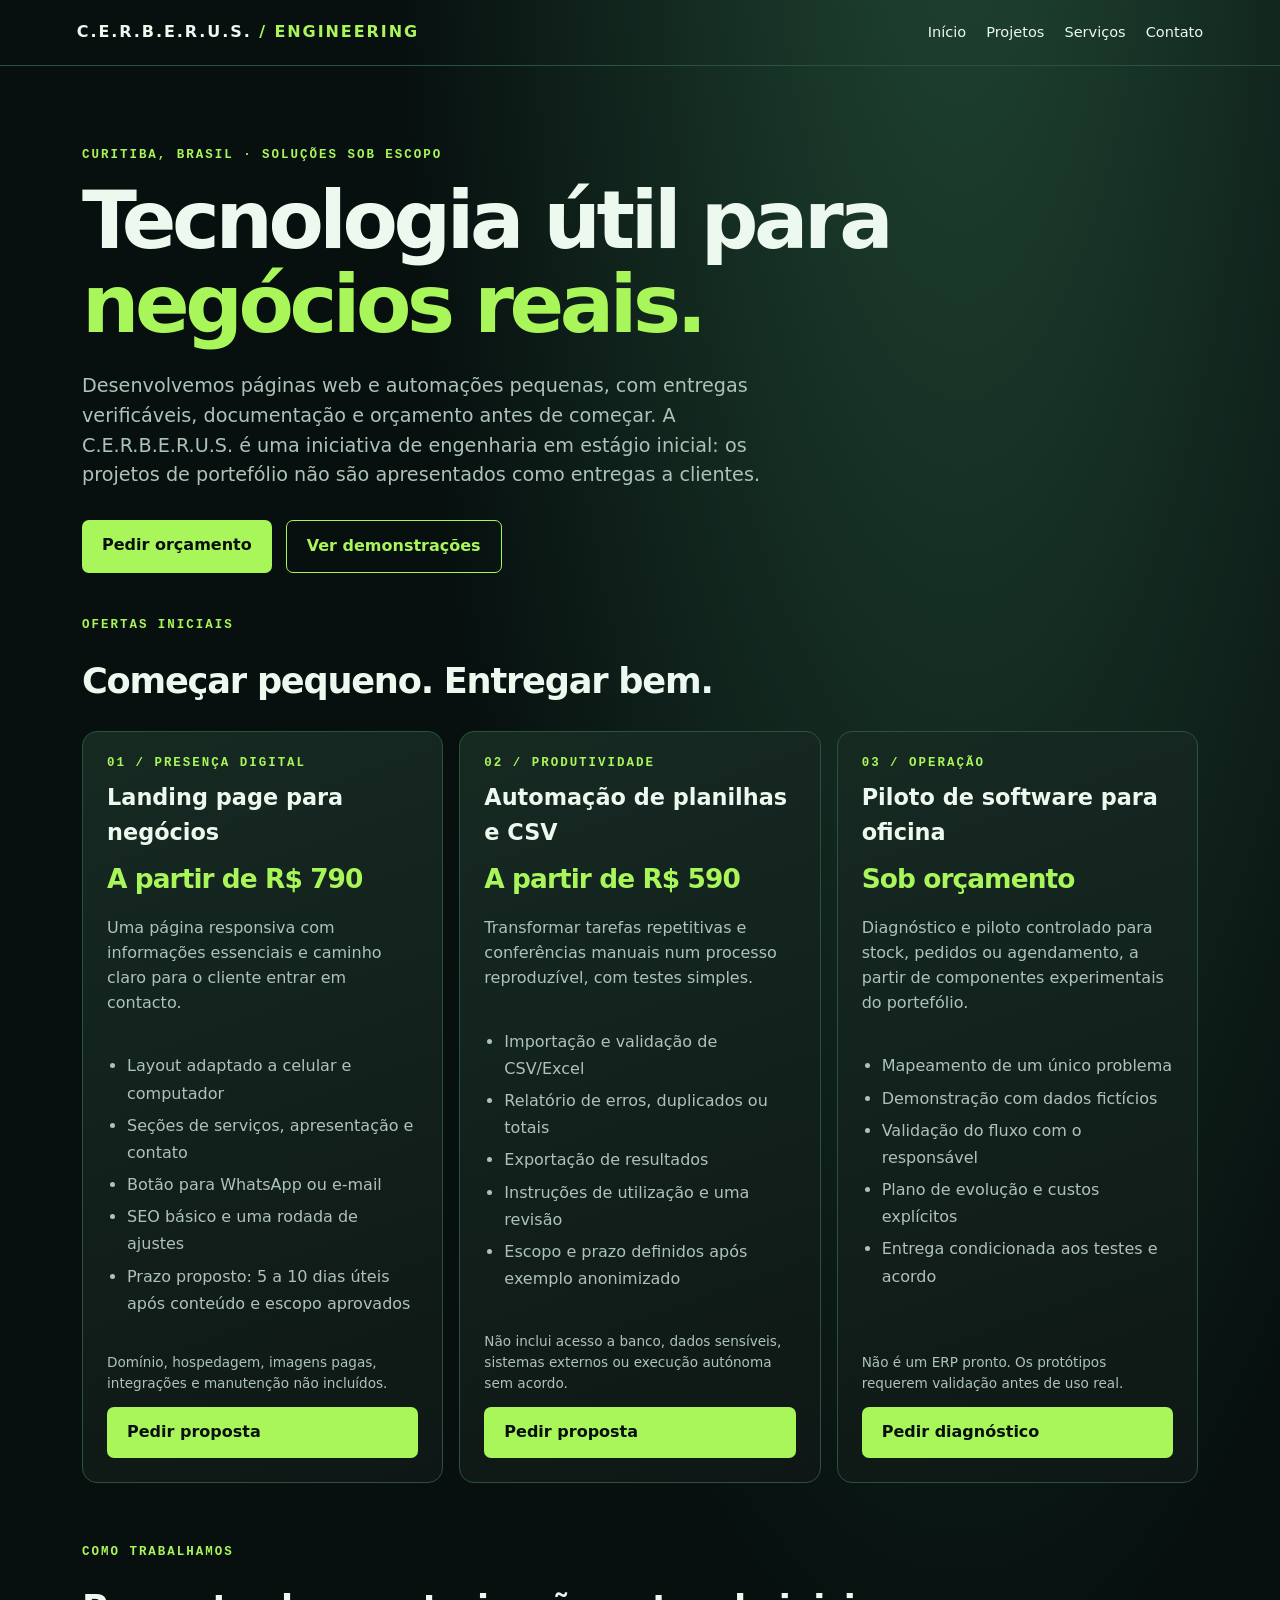
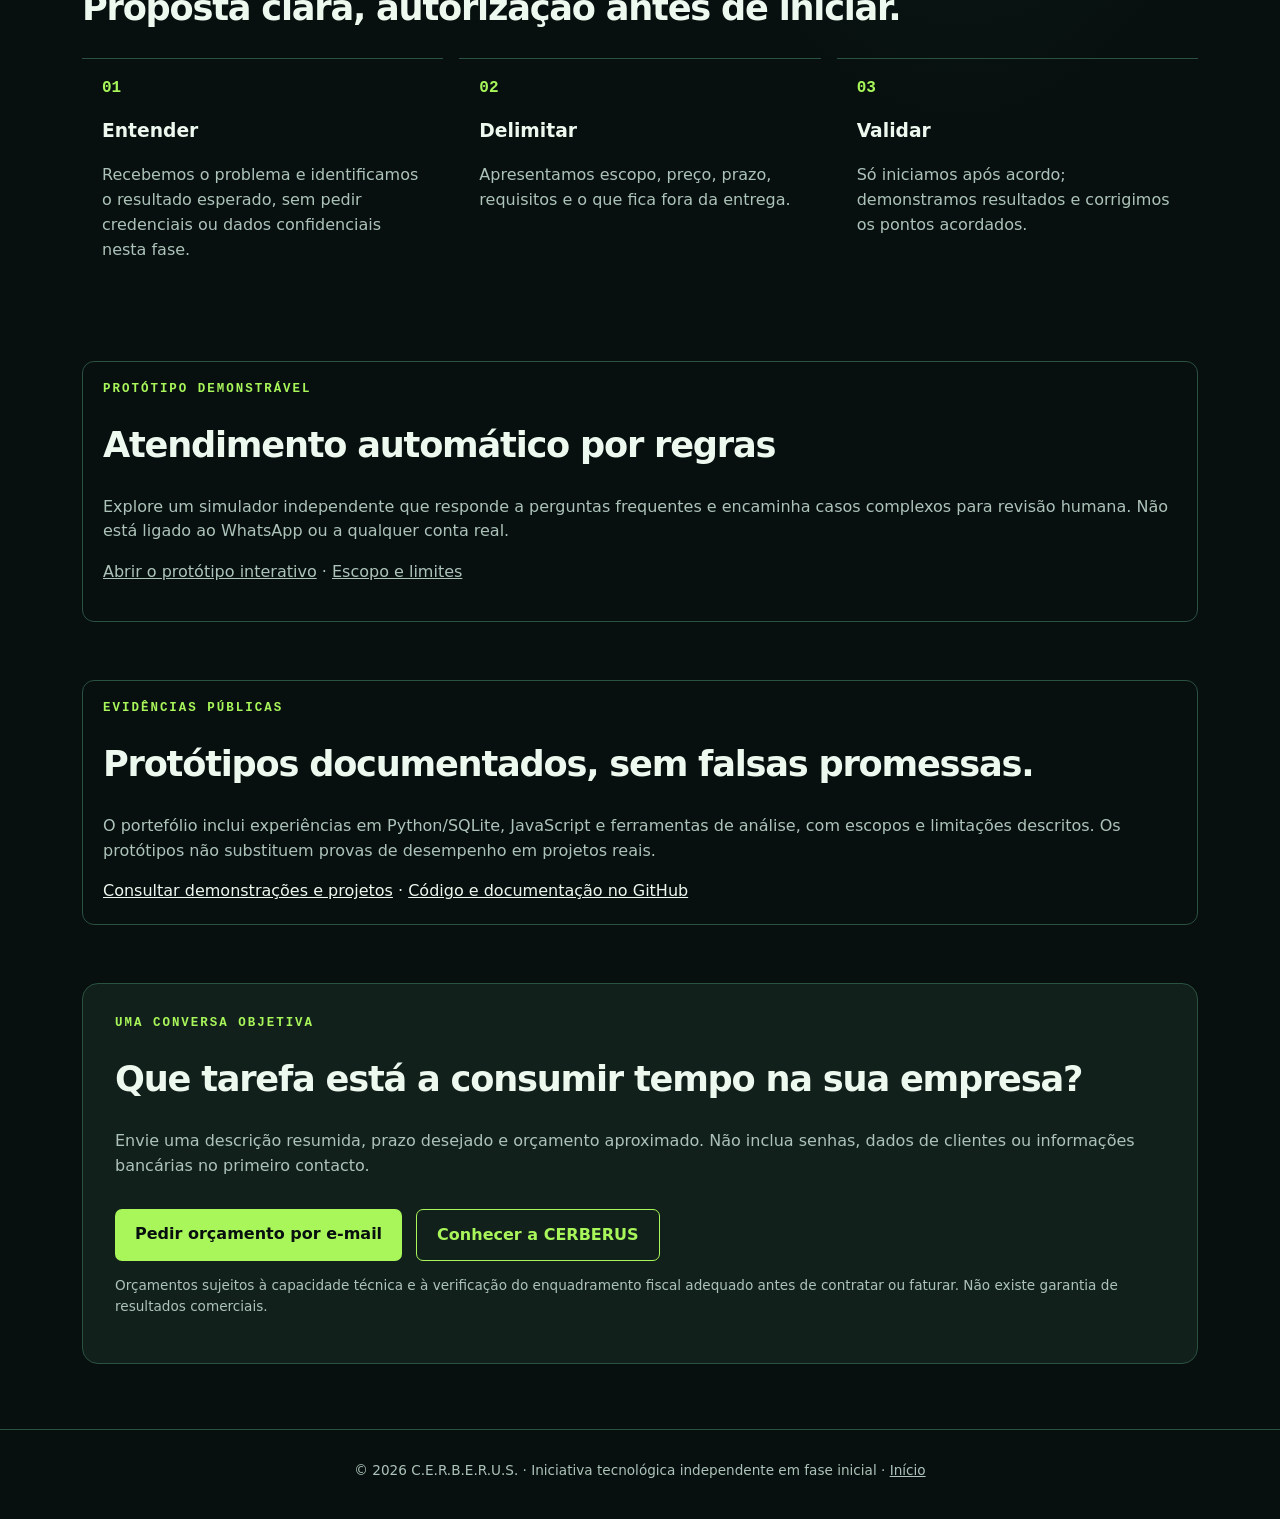
<file: servicos.html>
<!doctype html>
<html lang="pt-BR">
<head>
<meta charset="utf-8"><meta name="viewport" content="width=device-width,initial-scale=1">
<meta name="theme-color" content="#07100f">
<meta name="description" content="C.E.R.B.E.R.U.S. — Sites simples, automações de rotinas e pilotos de software para pequenos negócios. Conheça o escopo e peça uma proposta.">
<title>Serviços e pilotos | C.E.R.B.E.R.U.S.</title>
<style>
:root{--bg:#07100f;--panel:#12201c;--line:#2b5141;--text:#edf8ef;--muted:#adc3b9;--green:#a8f65a;--dark:#07100f}
*{box-sizing:border-box}html{scroll-behavior:smooth}body{margin:0;color:var(--text);background:radial-gradient(ellipse at 75% -10%,#214734 0,transparent 42%),var(--bg);font:16px/1.55 system-ui,-apple-system,"Segoe UI",sans-serif}
a{color:inherit}a:focus-visible{outline:3px solid var(--green);outline-offset:4px}
header{border-bottom:1px solid var(--line);padding:20px clamp(18px,6vw,90px);display:flex;align-items:center;justify-content:space-between;gap:20px;flex-wrap:wrap}
.logo{font-weight:850;letter-spacing:.12em;text-decoration:none}.logo span{color:var(--green)}nav{display:flex;gap:20px;flex-wrap:wrap;font-size:.91rem}
nav a{text-decoration:none}nav a:hover{color:var(--green)}
main{max-width:1160px;margin:auto;padding:0 22px 65px}.hero{padding:82px 0 45px;max-width:860px}
.eyebrow{font:700 .78rem ui-monospace,monospace;letter-spacing:.16em;text-transform:uppercase;color:var(--green)}
h1{font-size:clamp(2.7rem,6.3vw,5.5rem);letter-spacing:-.055em;line-height:1.05;margin:16px 0 24px}h1 span{color:var(--green)}
.lead{font-size:1.2rem;color:var(--muted);max-width:740px}h2{font-size:clamp(1.55rem,3vw,2.2rem);line-height:1.15;letter-spacing:-.035em}
p{color:var(--muted)}.btn{display:inline-block;padding:13px 20px;background:var(--green);color:var(--dark);font-weight:800;text-decoration:none;border-radius:7px}.btn.alt{background:transparent;color:var(--green);border:1px solid var(--green)}
.actions{display:flex;gap:14px;flex-wrap:wrap;margin-top:30px}.grid{display:grid;grid-template-columns:repeat(3,minmax(0,1fr));gap:16px;margin:24px 0 62px}
.card{background:linear-gradient(160deg,#162a22,#0e1715);border:1px solid var(--line);border-radius:15px;padding:24px;display:flex;flex-direction:column}
.card h3{font-size:1.4rem;margin:10px 0}.price{font-size:1.65rem;font-weight:900;color:var(--green);letter-spacing:-.035em}
.card ul{padding-left:20px;line-height:1.7;color:var(--muted);flex:1}.card li{margin:5px 0}
.note{padding:16px 18px;border-left:3px solid var(--green);background:#14281e;border-radius:0 10px 10px 0}
.steps{display:grid;grid-template-columns:repeat(3,1fr);gap:16px;margin:22px 0 62px}.step{padding:20px;border-top:1px solid var(--line)}.num{color:var(--green);font-weight:900;font:700 1rem ui-monospace,monospace}
.contact{background:var(--panel);padding:32px;border:1px solid var(--line);border-radius:16px}
.small{font-size:.85rem}.proof{border:1px solid var(--line);padding:20px;border-radius:12px;margin-bottom:58px}
footer{padding:30px 22px;text-align:center;color:var(--muted);font-size:.85rem;border-top:1px solid var(--line)}
@media(max-width:800px){.grid{grid-template-columns:1fr}.steps{grid-template-columns:1fr}.hero{padding-top:54px}}
</style>
</head>
<body>
<header><a class="logo" href="index.html">C.E.R.B.E.R.U.S. <span>/ ENGINEERING</span></a><nav aria-label="Navegação principal"><a href="index.html">Início</a><a href="projects.html">Projetos</a><a href="#servicos">Serviços</a><a href="#contato">Contato</a></nav></header>
<main>
<section class="hero"><div class="eyebrow">Curitiba, Brasil · soluções sob escopo</div><h1>Tecnologia útil para <span>negócios reais.</span></h1><p class="lead">Desenvolvemos páginas web e automações pequenas, com entregas verificáveis, documentação e orçamento antes de começar. A C.E.R.B.E.R.U.S. é uma iniciativa de engenharia em estágio inicial: os projetos de portefólio não são apresentados como entregas a clientes.</p>
<div class="actions"><a class="btn" href="mailto:wrkus2025@gmail.com?subject=CERBERUS%20-%20Pedido%20de%20orcamento&body=Ola%2C%20preciso%20de%20uma%20solucao%20para%3A%0A%0APrazo%20desejado%3A%0AOrcamento%20aproximado%3A">Pedir orçamento</a><a class="btn alt" href="projects.html">Ver demonstrações</a></div></section>
<section id="servicos"><div class="eyebrow">Ofertas iniciais</div><h2>Começar pequeno. Entregar bem.</h2><div class="grid">
<article class="card"><div class="eyebrow">01 / presença digital</div><h3>Landing page para negócios</h3><div class="price">A partir de R$ 790</div><p>Uma página responsiva com informações essenciais e caminho claro para o cliente entrar em contacto.</p><ul><li>Layout adaptado a celular e computador</li><li>Seções de serviços, apresentação e contato</li><li>Botão para WhatsApp ou e-mail</li><li>SEO básico e uma rodada de ajustes</li><li>Prazo proposto: 5 a 10 dias úteis após conteúdo e escopo aprovados</li></ul><p class="small">Domínio, hospedagem, imagens pagas, integrações e manutenção não incluídos.</p><a class="btn" href="mailto:wrkus2025@gmail.com?subject=CERBERUS%20-%20Landing%20Page">Pedir proposta</a></article>
<article class="card"><div class="eyebrow">02 / produtividade</div><h3>Automação de planilhas e CSV</h3><div class="price">A partir de R$ 590</div><p>Transformar tarefas repetitivas e conferências manuais num processo reproduzível, com testes simples.</p><ul><li>Importação e validação de CSV/Excel</li><li>Relatório de erros, duplicados ou totais</li><li>Exportação de resultados</li><li>Instruções de utilização e uma revisão</li><li>Escopo e prazo definidos após exemplo anonimizado</li></ul><p class="small">Não inclui acesso a banco, dados sensíveis, sistemas externos ou execução autónoma sem acordo.</p><a class="btn" href="mailto:wrkus2025@gmail.com?subject=CERBERUS%20-%20Automacao%20CSV">Pedir proposta</a></article>
<article class="card"><div class="eyebrow">03 / operação</div><h3>Piloto de software para oficina</h3><div class="price">Sob orçamento</div><p>Diagnóstico e piloto controlado para stock, pedidos ou agendamento, a partir de componentes experimentais do portefólio.</p><ul><li>Mapeamento de um único problema</li><li>Demonstração com dados fictícios</li><li>Validação do fluxo com o responsável</li><li>Plano de evolução e custos explícitos</li><li>Entrega condicionada aos testes e acordo</li></ul><p class="small">Não é um ERP pronto. Os protótipos requerem validação antes de uso real.</p><a class="btn" href="mailto:wrkus2025@gmail.com?subject=CERBERUS%20-%20Piloto%20Oficina">Pedir diagnóstico</a></article>
</div></section>
<section><div class="eyebrow">Como trabalhamos</div><h2>Proposta clara, autorização antes de iniciar.</h2><div class="steps">
<div class="step"><div class="num">01</div><h3>Entender</h3><p>Recebemos o problema e identificamos o resultado esperado, sem pedir credenciais ou dados confidenciais nesta fase.</p></div>
<div class="step"><div class="num">02</div><h3>Delimitar</h3><p>Apresentamos escopo, preço, prazo, requisitos e o que fica fora da entrega.</p></div>
<div class="step"><div class="num">03</div><h3>Validar</h3><p>Só iniciamos após acordo; demonstramos resultados e corrigimos os pontos acordados.</p></div>
</div></section>
<section class="proof" aria-labelledby="demo-bot"><div class="eyebrow">Protótipo demonstrável</div><h2 id="demo-bot">Atendimento automático por regras</h2><p>Explore um simulador independente que responde a perguntas frequentes e encaminha casos complexos para revisão humana. Não está ligado ao WhatsApp ou a qualquer conta real.</p><p><a href="demos/atendimento-whatsapp/">Abrir o protótipo interativo</a> · <a href="demos/atendimento-whatsapp/README.md">Escopo e limites</a></p></section><section class="proof"><div class="eyebrow">Evidências públicas</div><h2>Protótipos documentados, sem falsas promessas.</h2><p>O portefólio inclui experiências em Python/SQLite, JavaScript e ferramentas de análise, com escopos e limitações descritos. Os protótipos não substituem provas de desempenho em projetos reais.</p><a href="projects.html">Consultar demonstrações e projetos</a> · <a href="https://github.com/Gypsieww3/cerberus" target="_blank" rel="noopener noreferrer">Código e documentação no GitHub</a></section>
<section class="contact" id="contato"><div class="eyebrow">Uma conversa objetiva</div><h2>Que tarefa está a consumir tempo na sua empresa?</h2><p>Envie uma descrição resumida, prazo desejado e orçamento aproximado. Não inclua senhas, dados de clientes ou informações bancárias no primeiro contacto.</p><div class="actions"><a class="btn" href="mailto:wrkus2025@gmail.com?subject=CERBERUS%20-%20Novo%20Projeto">Pedir orçamento por e-mail</a><a class="btn alt" href="index.html">Conhecer a CERBERUS</a></div><p class="small">Orçamentos sujeitos à capacidade técnica e à verificação do enquadramento fiscal adequado antes de contratar ou faturar. Não existe garantia de resultados comerciais.</p></section>
</main><footer>© 2026 C.E.R.B.E.R.U.S. · Iniciativa tecnológica independente em fase inicial · <a href="index.html">Início</a></footer>
</body></html>
</file>
